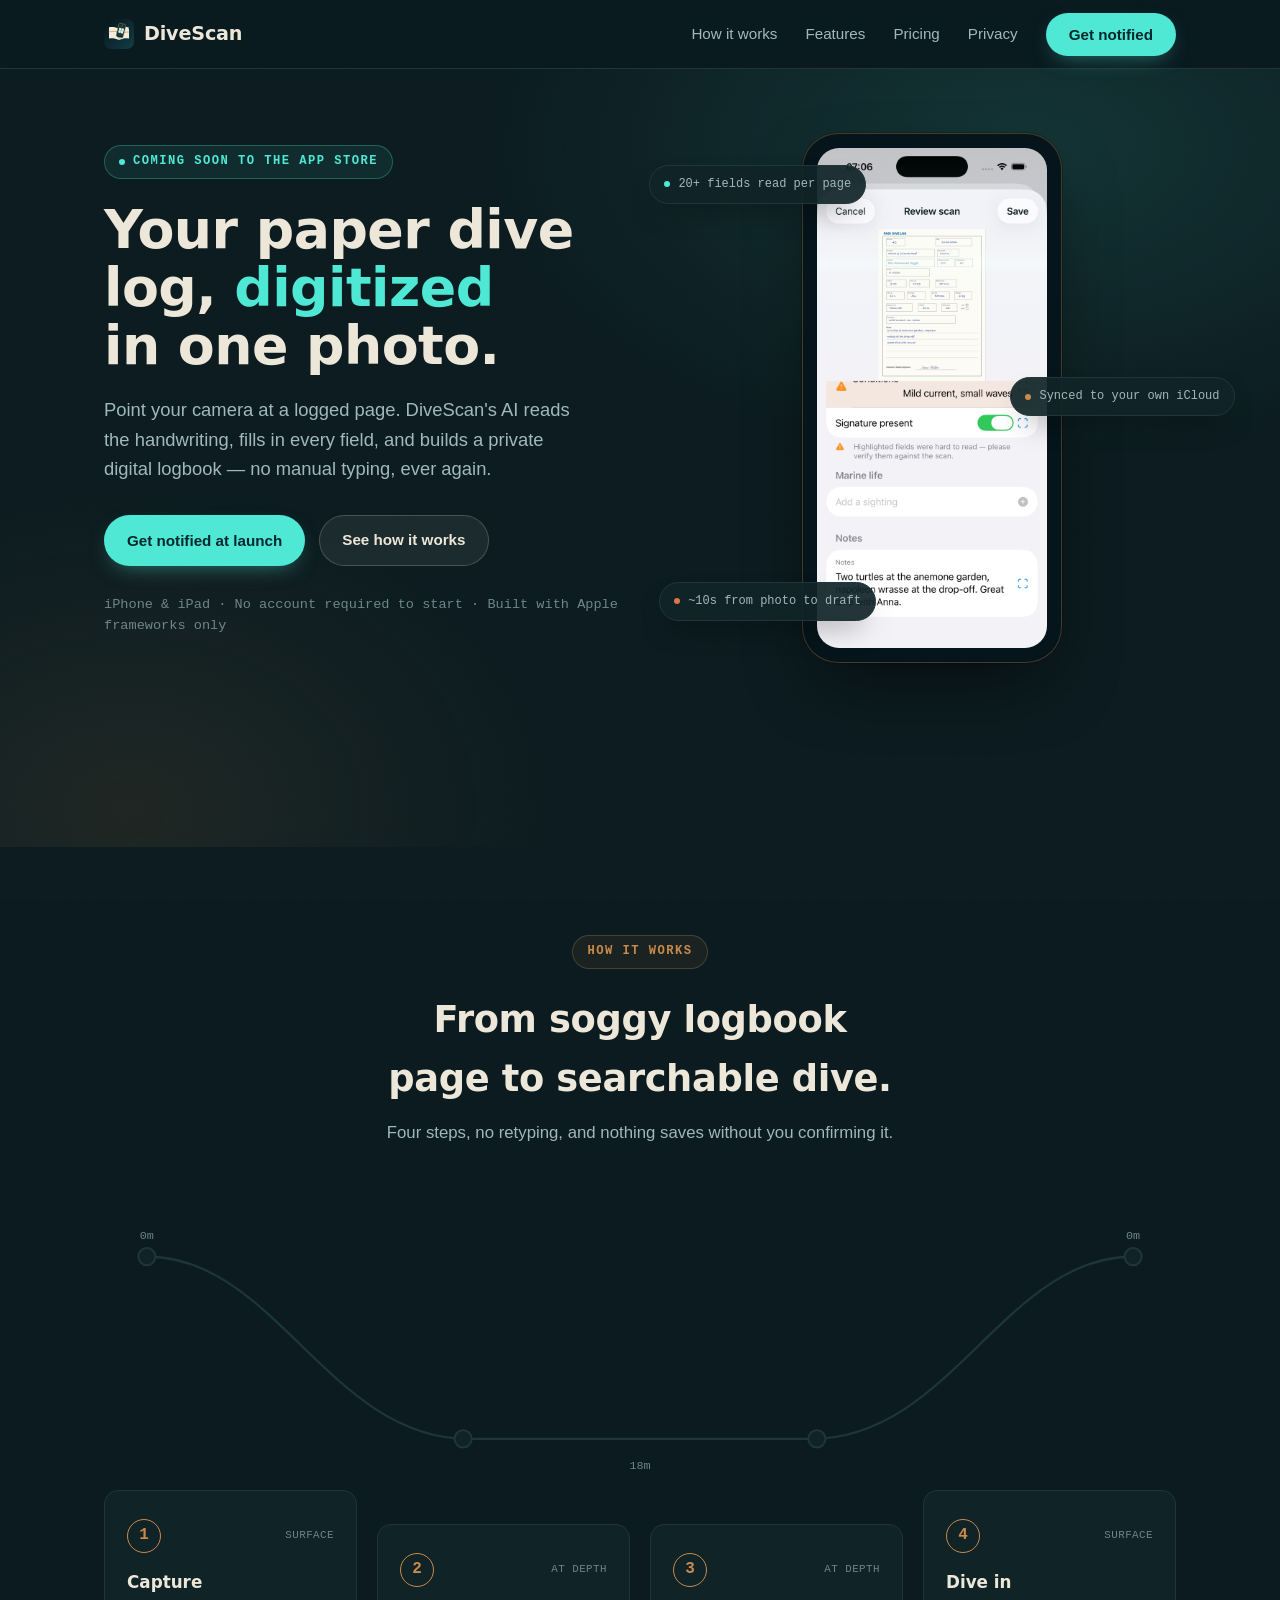
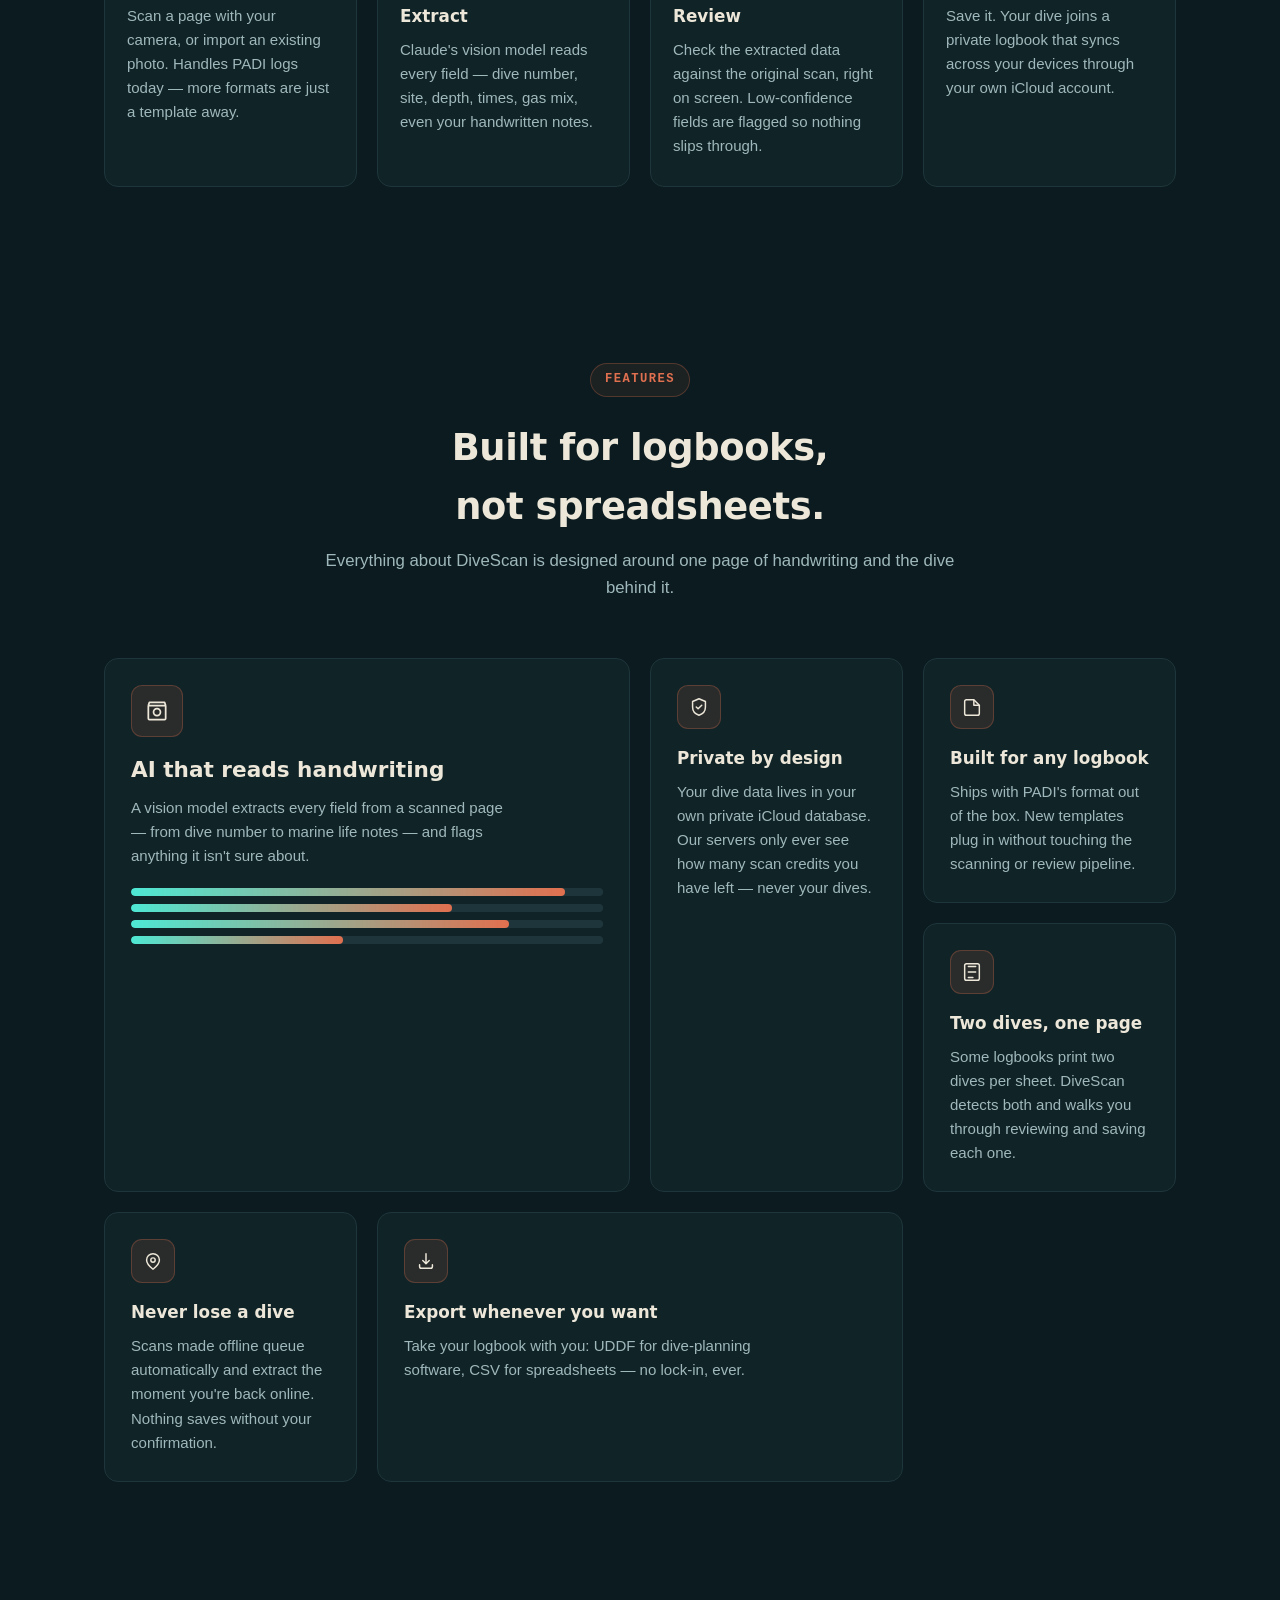
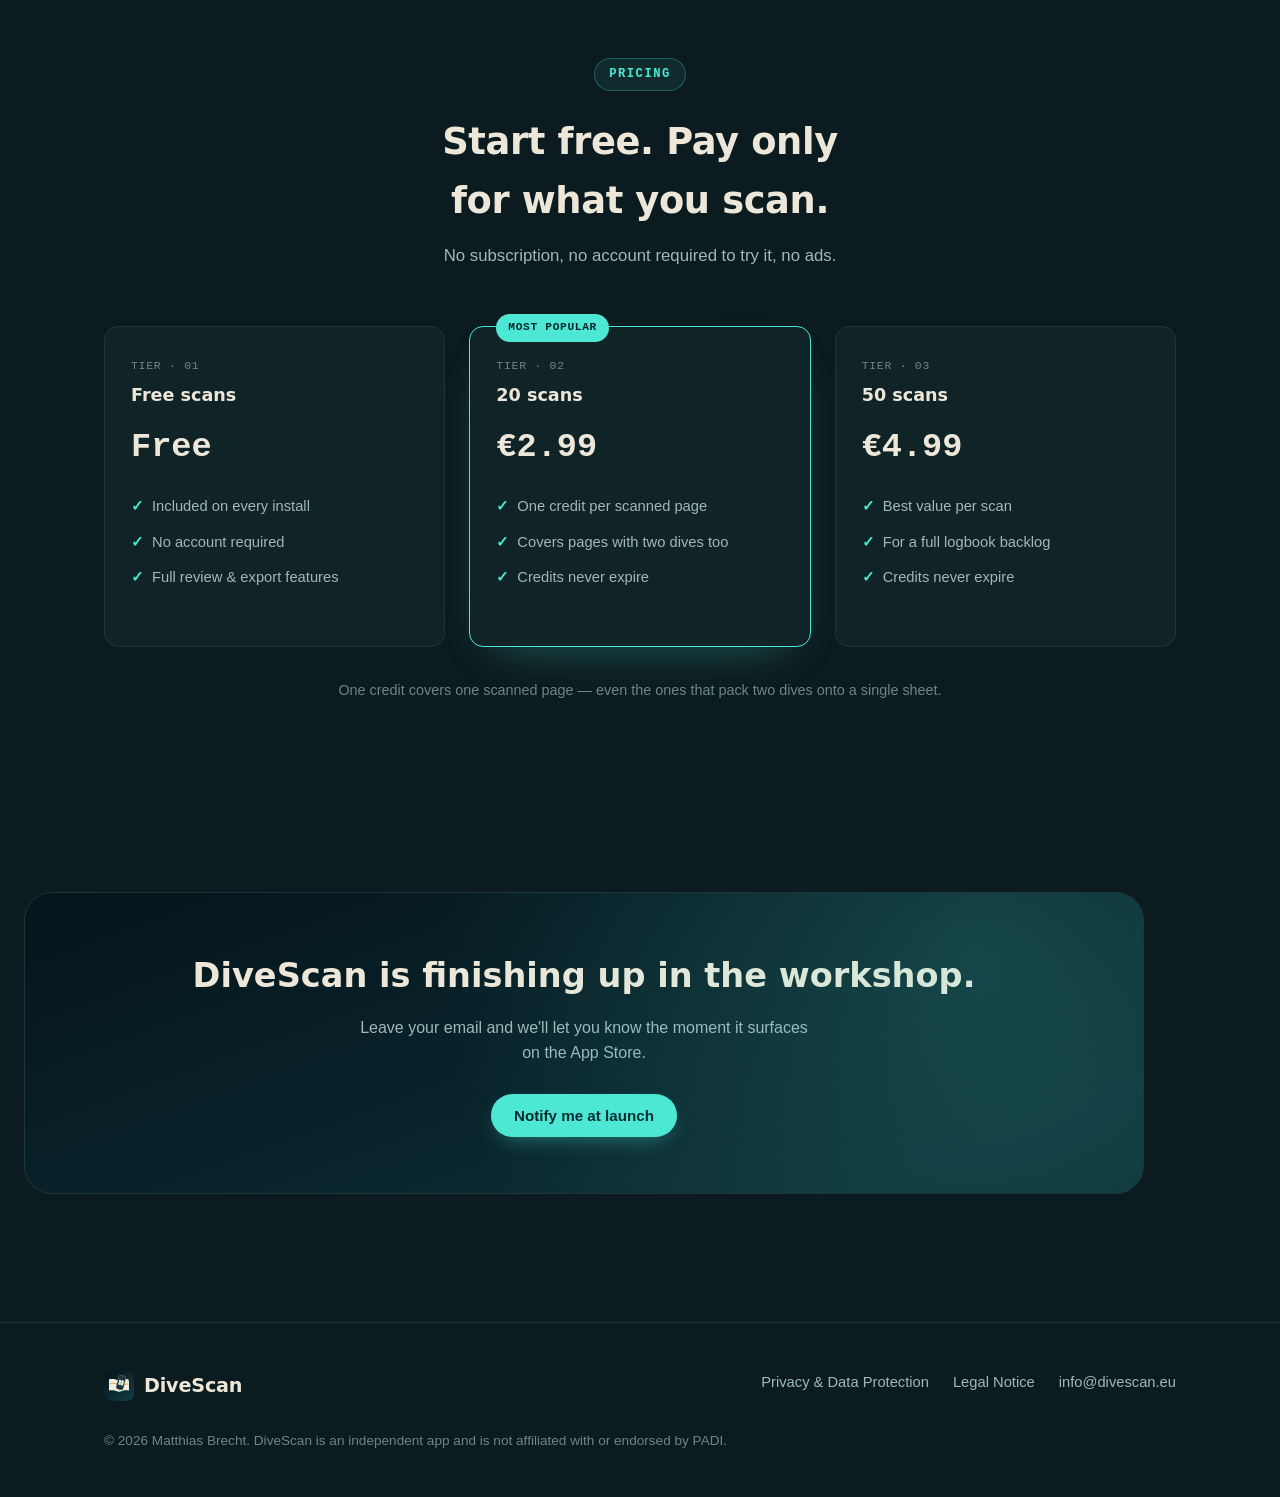
<file: index.html>
<!doctype html>
<html lang="en">
<head>
<meta charset="UTF-8" />
<meta name="viewport" content="width=device-width, initial-scale=1" />
<title>DiveScan — Turn Your Paper Dive Log Into a Digital Logbook</title>
<meta name="description" content="DiveScan scans a page of your paper dive log, lets AI extract every field, and saves it to a private digital logbook that syncs via your own iCloud. Coming soon for iPhone & iPad." />
<link rel="canonical" href="https://divescan.eu/" />

<meta property="og:type" content="website" />
<meta property="og:site_name" content="DiveScan" />
<meta property="og:title" content="DiveScan — Turn Your Paper Dive Log Into a Digital Logbook" />
<meta property="og:description" content="Scan a page, let AI extract the data, review it, and keep a private digital logbook that syncs via your own iCloud. Coming soon for iPhone & iPad." />
<meta property="og:url" content="https://divescan.eu/" />
<meta property="og:image" content="https://divescan.eu/favicon.svg" />
<meta name="twitter:card" content="summary" />
<meta name="twitter:title" content="DiveScan — Turn Your Paper Dive Log Into a Digital Logbook" />
<meta name="twitter:description" content="Scan a page, let AI extract the data, review it, and keep a private digital logbook that syncs via your own iCloud." />

<link rel="icon" href="favicon.svg" type="image/svg+xml" />
<link rel="apple-touch-icon" href="favicon.svg" />
<link rel="stylesheet" href="style.css" />

<script type="application/ld+json">
{
  "@context": "https://schema.org",
  "@type": "MobileApplication",
  "name": "DiveScan",
  "url": "https://divescan.eu/",
  "operatingSystem": "iOS",
  "applicationCategory": "SportsApplication",
  "description": "DiveScan scans a page of your paper dive log, uses AI to extract the data, and saves it to a private digital logbook that syncs via iCloud. Exports to UDDF and CSV.",
  "author": {
    "@type": "Person",
    "name": "Matthias Brecht"
  },
  "offers": {
    "@type": "Offer",
    "price": "0",
    "priceCurrency": "EUR",
    "description": "Free scan credits to start; additional scan credit packs available as in-app purchases."
  }
}
</script>
</head>
<body>
<a class="skip-link" href="#main">Skip to content</a>

<svg aria-hidden="true" style="position:absolute; width:0; height:0; overflow:hidden;">
  <symbol id="brandMark" viewBox="0 0 1024 1024">
    <defs>
      <linearGradient id="brandBg" x1="0" y1="0" x2="1" y2="1">
        <stop offset="0" stop-color="#04141A" />
        <stop offset="1" stop-color="#123C46" />
      </linearGradient>
      <linearGradient id="brandBeam" x1="0" y1="0" x2="0" y2="1">
        <stop offset="0" stop-color="#4DE8D4" stop-opacity="0.8" />
        <stop offset="1" stop-color="#4DE8D4" stop-opacity="0" />
      </linearGradient>
    </defs>
    <rect width="1024" height="1024" rx="190" fill="url(#brandBg)" />
    <g transform="translate(-204.8 -204.8) scale(1.4)">
      <path d="M 512 660 C 430 622 350 606 268 622 L 268 350 C 350 332 430 344 512 382 Z" fill="#F2EDE1" />
      <path d="M 512 660 C 430 622 350 606 268 622 L 268 350 C 350 332 430 344 512 382 Z" fill="#F2EDE1" transform="translate(1024,0) scale(-1,1)" />
      <rect x="508" y="382" width="8" height="278" fill="#C98A4B" />
      <path d="M 268 460 Q 390 430 512 460 Q 634 490 756 460" fill="none" stroke="#C98A4B" stroke-width="16" stroke-linecap="round" />
      <path d="M 756 350 L 756 398 L 710 350 Z" fill="#0A2126" opacity="0.55" />
      <path d="M 519 594 L 440 662 L 610 662 Z" fill="url(#brandBeam)" />
      <g transform="translate(-165 135) rotate(14 725 295)">
        <rect x="637.25" y="126.25" width="175.5" height="337.5" rx="40.5" fill="#0A2126" stroke="#C98A4B" stroke-width="10.8" />
        <rect x="658.85" y="161.35" width="132.3" height="267.3" rx="18.9" fill="#123C46" />
        <circle cx="725" cy="153.25" r="8.1" fill="#F2EDE1" />
        <rect x="669.65" y="234.25" width="56.7" height="121.5" rx="8.1" fill="#F2EDE1" />
        <rect x="731.75" y="234.25" width="56.7" height="121.5" rx="8.1" fill="#F2EDE1" />
        <rect x="669.65" y="282.85" width="118.8" height="18.9" rx="9.45" fill="#4DE8D4" opacity="0.92" />
      </g>
    </g>
  </symbol>
</svg>

<aside class="depth-rail" id="depthRail" aria-hidden="true">
  <div class="depth-rail__track">
    <div class="depth-rail__fill" id="depthFill"></div>
    <span class="depth-rail__tick" style="top:0%"></span>
    <span class="depth-rail__label" style="top:0%">0m</span>
    <span class="depth-rail__tick" style="top:25%"></span>
    <span class="depth-rail__label" style="top:25%">10m</span>
    <span class="depth-rail__tick" style="top:50%"></span>
    <span class="depth-rail__label" style="top:50%">20m</span>
    <span class="depth-rail__tick" style="top:75%"></span>
    <span class="depth-rail__label" style="top:75%">30m</span>
    <span class="depth-rail__tick" style="top:100%"></span>
    <span class="depth-rail__label" style="top:100%">40m</span>
    <div class="depth-rail__readout" id="depthReadout">0m</div>
  </div>
</aside>

<header class="site-header" id="siteHeader">
  <div class="container">
    <a class="brand" href="#top">
      <svg class="brand__mark" viewBox="0 0 1024 1024" aria-hidden="true"><use href="#brandMark" /></svg>
      DiveScan
    </a>
    <button class="nav-toggle" id="navToggle" aria-expanded="false" aria-controls="mainNav" aria-label="Toggle navigation">
      <svg width="20" height="20" viewBox="0 0 20 20" fill="none" aria-hidden="true"><path d="M2 5h16M2 10h16M2 15h16" stroke="currentColor" stroke-width="1.6" stroke-linecap="round"/></svg>
    </button>
    <nav class="main-nav" id="mainNav">
      <a href="#how-it-works">How it works</a>
      <a href="#features">Features</a>
      <a href="#pricing">Pricing</a>
      <a href="privacy.html">Privacy</a>
      <button type="button" class="button button--primary" data-open-notify>Get notified</button>
    </nav>
  </div>
</header>

<main id="main">
  <section class="hero" id="top">
    <div class="bubbles" aria-hidden="true">
      <span class="bubble" style="left:8%;width:14px;height:14px;animation-delay:0s;"></span>
      <span class="bubble" style="left:22%;width:22px;height:22px;animation-delay:2.5s;"></span>
      <span class="bubble" style="left:38%;width:10px;height:10px;animation-delay:5s;"></span>
      <span class="bubble" style="left:55%;width:18px;height:18px;animation-delay:1.2s;"></span>
      <span class="bubble" style="left:70%;width:12px;height:12px;animation-delay:3.8s;"></span>
      <span class="bubble" style="left:85%;width:26px;height:26px;animation-delay:6.5s;"></span>
    </div>
    <div class="container">
      <div class="hero-copy">
        <span class="eyebrow"><span class="eyebrow__dot"></span>Coming soon to the App Store</span>
        <h1>Your paper dive log, <em>digitized</em> in one photo.</h1>
        <p class="lede">Point your camera at a logged page. DiveScan's AI reads the handwriting, fills in every field, and builds a private digital logbook — no manual typing, ever again.</p>
        <div class="hero-actions">
          <button type="button" class="button button--primary" data-magnetic data-open-notify>Get notified at launch</button>
          <a class="button button--on-dark" data-magnetic href="#how-it-works">See how it works</a>
        </div>
        <p class="hero-note">iPhone &amp; iPad · No account required to start · Built with Apple frameworks only</p>
      </div>
      <div class="hero-visual" id="heroVisual">
        <div class="phone-mock" aria-hidden="true">
          <div class="phone-mock__screen">
            <img src="screenshot-review-scan.png" alt="" width="640" height="1392" loading="eager" />
            <div class="phone-mock__scan"></div>
          </div>
        </div>
        <div class="hero-chip hero-chip--1"><span class="hero-chip__dot"></span>20+ fields read per page</div>
        <div class="hero-chip hero-chip--2"><span class="hero-chip__dot"></span>Synced to your own iCloud</div>
        <div class="hero-chip hero-chip--3"><span class="hero-chip__dot"></span>~10s from photo to draft</div>
      </div>
    </div>
  </section>

  <section id="how-it-works">
    <div class="container">
      <div class="section-head" data-reveal>
        <span class="eyebrow">How it works</span>
        <h2>From soggy logbook page to searchable dive.</h2>
        <p>Four steps, no retyping, and nothing saves without you confirming it.</p>
      </div>

      <div class="dive-profile">
        <div class="dive-profile__graph" aria-hidden="true">
          <svg class="dive-profile__svg" viewBox="0 0 1000 260" preserveAspectRatio="none">
            <path class="dive-profile__path-bg" d="M40,50 C160,50 210,220 340,220 L660,220 C790,220 840,50 960,50" />
            <path class="dive-profile__path" id="diveProfilePath" d="M40,50 C160,50 210,220 340,220 L660,220 C790,220 840,50 960,50" />
            <text class="dive-profile__depth-label" x="40" y="34" text-anchor="middle">0m</text>
            <text class="dive-profile__depth-label" x="960" y="34" text-anchor="middle">0m</text>
            <text class="dive-profile__depth-label" x="500" y="248" text-anchor="middle">18m</text>
            <circle class="dive-profile__marker" data-progress="0.02" cx="40" cy="50" r="8" />
            <circle class="dive-profile__marker" data-progress="0.34" cx="335" cy="220" r="8" />
            <circle class="dive-profile__marker" data-progress="0.66" cx="665" cy="220" r="8" />
            <circle class="dive-profile__marker" data-progress="0.98" cx="960" cy="50" r="8" />
          </svg>
        </div>

        <div class="steps" data-reveal-group>
          <div class="step" data-step="0">
            <div class="step__head">
              <div class="step__index">1</div>
              <span class="step__depth">SURFACE</span>
            </div>
            <h3>Capture</h3>
            <p>Scan a page with your camera, or import an existing photo. Handles PADI logs today — more formats are just a template away.</p>
          </div>
          <div class="step" data-step="1">
            <div class="step__head">
              <div class="step__index">2</div>
              <span class="step__depth">AT DEPTH</span>
            </div>
            <h3>Extract</h3>
            <p>Claude's vision model reads every field — dive number, site, depth, times, gas mix, even your handwritten notes.</p>
          </div>
          <div class="step" data-step="2">
            <div class="step__head">
              <div class="step__index">3</div>
              <span class="step__depth">AT DEPTH</span>
            </div>
            <h3>Review</h3>
            <p>Check the extracted data against the original scan, right on screen. Low-confidence fields are flagged so nothing slips through.</p>
          </div>
          <div class="step" data-step="3">
            <div class="step__head">
              <div class="step__index">4</div>
              <span class="step__depth">SURFACE</span>
            </div>
            <h3>Dive in</h3>
            <p>Save it. Your dive joins a private logbook that syncs across your devices through your own iCloud account.</p>
          </div>
        </div>
      </div>
    </div>
  </section>

  <section id="features">
    <div class="container">
      <div class="section-head" data-reveal>
        <span class="eyebrow">Features</span>
        <h2>Built for logbooks, not spreadsheets.</h2>
        <p>Everything about DiveScan is designed around one page of handwriting and the dive behind it.</p>
      </div>
      <div class="features" data-reveal-group>
        <div class="feature-card feature-card--lg" data-reveal-observe>
          <div class="feature-card__icon"><svg viewBox="0 0 24 24" fill="none"><path d="M4 7l1-3h14l1 3M4 7h16v12a1 1 0 01-1 1H5a1 1 0 01-1-1V7z" stroke="currentColor" stroke-width="1.6" stroke-linejoin="round"/><circle cx="12" cy="13" r="3.2" stroke="currentColor" stroke-width="1.6"/></svg></div>
          <h3>AI that reads handwriting</h3>
          <p>A vision model extracts every field from a scanned page — from dive number to marine life notes — and flags anything it isn't sure about.</p>
          <div class="feature-card__demo" aria-hidden="true">
            <div class="feature-card__demo-line"><span></span></div>
            <div class="feature-card__demo-line"><span></span></div>
            <div class="feature-card__demo-line"><span></span></div>
            <div class="feature-card__demo-line"><span></span></div>
          </div>
        </div>
        <div class="feature-card feature-card--tall">
          <div class="feature-card__icon"><svg viewBox="0 0 24 24" fill="none"><path d="M12 3l7 3v6c0 4.5-3 7.7-7 9-4-1.3-7-4.5-7-9V6l7-3z" stroke="currentColor" stroke-width="1.6" stroke-linejoin="round"/><path d="M9 12l2 2 4-4" stroke="currentColor" stroke-width="1.6" stroke-linecap="round" stroke-linejoin="round"/></svg></div>
          <h3>Private by design</h3>
          <p>Your dive data lives in your own private iCloud database. Our servers only ever see how many scan credits you have left — never your dives.</p>
        </div>
        <div class="feature-card">
          <div class="feature-card__icon"><svg viewBox="0 0 24 24" fill="none"><path d="M4 19V6a2 2 0 012-2h8l6 6v9a2 2 0 01-2 2H6a2 2 0 01-2-2z" stroke="currentColor" stroke-width="1.6" stroke-linejoin="round"/><path d="M14 4v6h6" stroke="currentColor" stroke-width="1.6" stroke-linejoin="round"/></svg></div>
          <h3>Built for any logbook</h3>
          <p>Ships with PADI's format out of the box. New templates plug in without touching the scanning or review pipeline.</p>
        </div>
        <div class="feature-card">
          <div class="feature-card__icon"><svg viewBox="0 0 24 24" fill="none"><path d="M8 6h8M8 12h8M8 18h5" stroke="currentColor" stroke-width="1.6" stroke-linecap="round"/><rect x="4" y="3" width="16" height="18" rx="2" stroke="currentColor" stroke-width="1.6"/></svg></div>
          <h3>Two dives, one page</h3>
          <p>Some logbooks print two dives per sheet. DiveScan detects both and walks you through reviewing and saving each one.</p>
        </div>
        <div class="feature-card">
          <div class="feature-card__icon"><svg viewBox="0 0 24 24" fill="none"><path d="M12 21c4-3 7-6.2 7-10a7 7 0 10-14 0c0 3.8 3 7 7 10z" stroke="currentColor" stroke-width="1.6" stroke-linejoin="round"/><circle cx="12" cy="11" r="2.4" stroke="currentColor" stroke-width="1.6"/></svg></div>
          <h3>Never lose a dive</h3>
          <p>Scans made offline queue automatically and extract the moment you're back online. Nothing saves without your confirmation.</p>
        </div>
        <div class="feature-card feature-card--wide">
          <div class="feature-card__icon"><svg viewBox="0 0 24 24" fill="none"><path d="M12 4v11m0 0l-3.5-3.5M12 15l3.5-3.5" stroke="currentColor" stroke-width="1.6" stroke-linecap="round" stroke-linejoin="round"/><path d="M5 16v2a2 2 0 002 2h10a2 2 0 002-2v-2" stroke="currentColor" stroke-width="1.6" stroke-linecap="round"/></svg></div>
          <h3>Export whenever you want</h3>
          <p>Take your logbook with you: UDDF for dive-planning software, CSV for spreadsheets — no lock-in, ever.</p>
        </div>
      </div>
    </div>
  </section>

  <section id="pricing">
    <div class="container">
      <div class="section-head" data-reveal>
        <span class="eyebrow">Pricing</span>
        <h2>Start free. Pay only for what you scan.</h2>
        <p>No subscription, no account required to try it, no ads.</p>
      </div>
      <div class="pricing-wrap" data-reveal-group>
        <div class="price-card">
          <span class="price-card__gauge">Tier · 01</span>
          <h3>Free scans</h3>
          <div class="price">Free</div>
          <ul>
            <li>Included on every install</li>
            <li>No account required</li>
            <li>Full review &amp; export features</li>
          </ul>
        </div>
        <div class="price-card price-card--highlight">
          <span class="price-card__badge">Most popular</span>
          <span class="price-card__gauge">Tier · 02</span>
          <h3>20 scans</h3>
          <div class="price">€2.99</div>
          <ul>
            <li>One credit per scanned page</li>
            <li>Covers pages with two dives too</li>
            <li>Credits never expire</li>
          </ul>
        </div>
        <div class="price-card">
          <span class="price-card__gauge">Tier · 03</span>
          <h3>50 scans</h3>
          <div class="price">€4.99</div>
          <ul>
            <li>Best value per scan</li>
            <li>For a full logbook backlog</li>
            <li>Credits never expire</li>
          </ul>
        </div>
      </div>
      <p class="pricing-footnote" data-reveal>One credit covers one scanned page — even the ones that pack two dives onto a single sheet.</p>
    </div>
  </section>

  <section id="notify">
    <div class="cta-banner container" data-reveal>
      <h2>DiveScan is finishing up in the workshop.</h2>
      <p>Leave your email and we'll let you know the moment it surfaces on the App Store.</p>
      <button type="button" class="button button--primary" data-magnetic data-open-notify>Notify me at launch</button>
    </div>
  </section>
</main>

<footer class="site-footer">
  <div class="container">
    <div class="footer-grid">
      <a class="brand" href="#top">
        <svg class="brand__mark" viewBox="0 0 1024 1024" aria-hidden="true"><use href="#brandMark" /></svg>
        DiveScan
      </a>
      <nav class="footer-links" aria-label="Legal">
        <a href="privacy.html">Privacy &amp; Data Protection</a>
        <a href="legal.html">Legal Notice</a>
        <a href="mailto:info@divescan.eu">info@divescan.eu</a>
      </nav>
    </div>
    <p class="footer-fine">© 2026 Matthias Brecht. DiveScan is an independent app and is not affiliated with or endorsed by PADI.</p>
  </div>
</footer>

<dialog id="notifyModal" class="notify-modal" aria-labelledby="notifyModalTitle">
  <button type="button" class="notify-modal__close" data-close-notify aria-label="Close">
    <svg width="16" height="16" viewBox="0 0 16 16" fill="none" aria-hidden="true"><path d="M2 2l12 12M14 2L2 14" stroke="currentColor" stroke-width="1.6" stroke-linecap="round"/></svg>
  </button>
  <div class="notify-modal__body">
    <h2 id="notifyModalTitle">Get notified</h2>
    <p>Leave your email and we'll let you know the moment DiveScan surfaces on the App Store. No spam, one message.</p>
    <form id="notifyForm" class="notify-form" novalidate>
      <label class="visually-hidden" for="notifyEmail">Email address</label>
      <input type="email" id="notifyEmail" name="email" placeholder="you@example.com" autocomplete="email" required />
      <button type="submit" class="button button--primary">Notify me</button>
    </form>
    <p class="notify-form__status" id="notifyStatus" role="status" aria-live="polite"></p>
    <p class="notify-form__fine">See our <a href="privacy.html">privacy policy</a> for how this is handled.</p>
  </div>
</dialog>

<script src="app.js"></script>
</body>
</html>
</file>
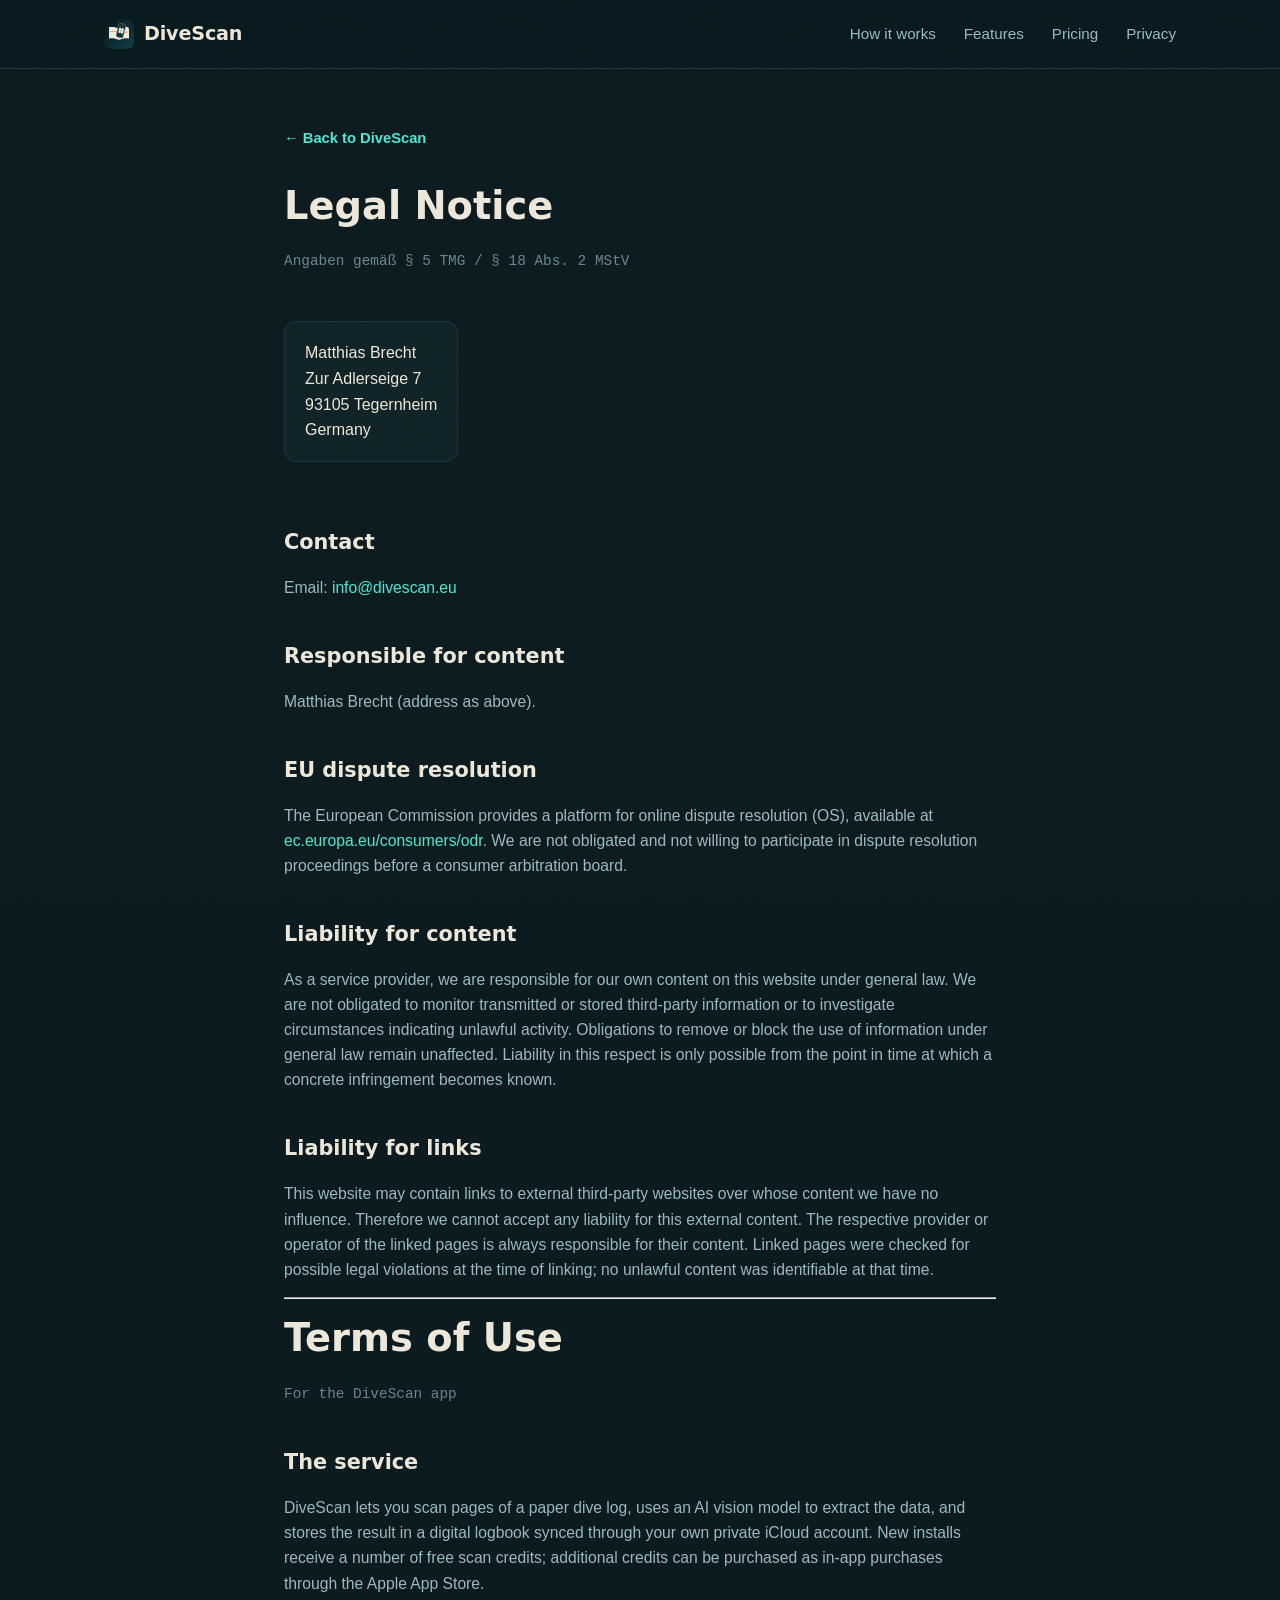
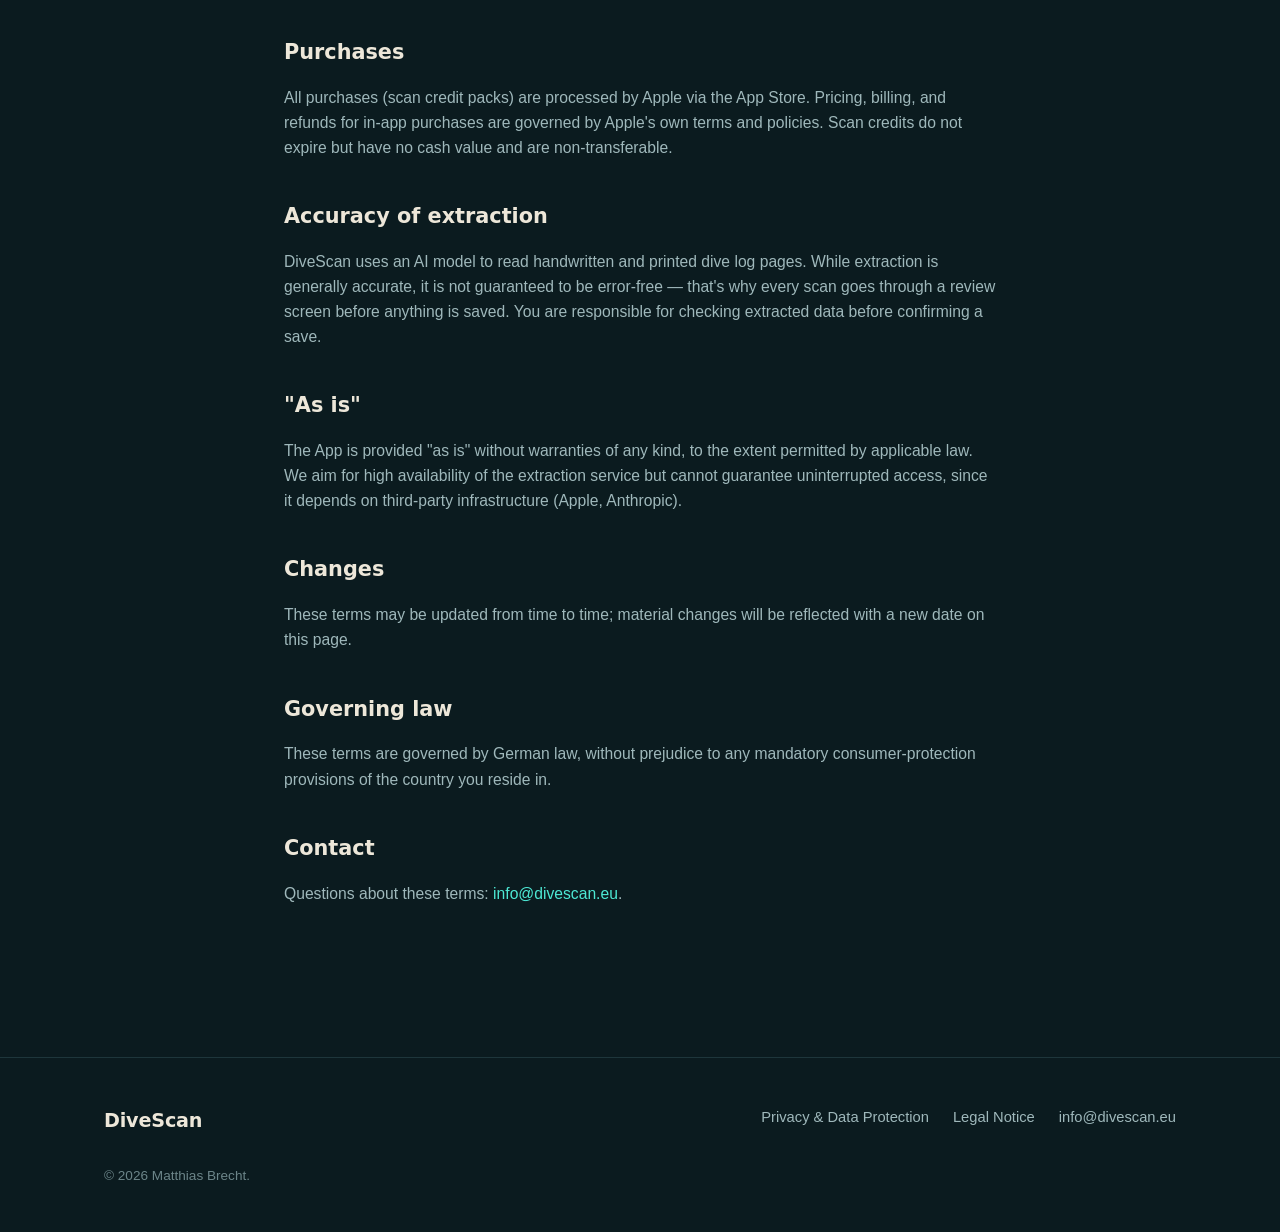
<file: legal.html>
<!doctype html>
<html lang="en">
<head>
<meta charset="UTF-8" />
<meta name="viewport" content="width=device-width, initial-scale=1" />
<title>Legal Notice &amp; Terms — DiveScan</title>
<meta name="description" content="Legal notice (Impressum) and terms of use for the DiveScan app and website." />
<link rel="canonical" href="https://divescan.eu/legal.html" />
<meta name="robots" content="noindex, follow" />
<link rel="icon" href="favicon.svg" type="image/svg+xml" />
<link rel="stylesheet" href="style.css" />
</head>
<body>
<a class="skip-link" href="#main">Skip to content</a>

<svg aria-hidden="true" style="position:absolute; width:0; height:0; overflow:hidden;">
  <symbol id="brandMark" viewBox="0 0 1024 1024">
    <defs>
      <linearGradient id="brandBg" x1="0" y1="0" x2="1" y2="1">
        <stop offset="0" stop-color="#04141A" />
        <stop offset="1" stop-color="#123C46" />
      </linearGradient>
      <linearGradient id="brandBeam" x1="0" y1="0" x2="0" y2="1">
        <stop offset="0" stop-color="#4DE8D4" stop-opacity="0.8" />
        <stop offset="1" stop-color="#4DE8D4" stop-opacity="0" />
      </linearGradient>
    </defs>
    <rect width="1024" height="1024" rx="190" fill="url(#brandBg)" />
    <g transform="translate(-204.8 -204.8) scale(1.4)">
      <path d="M 512 660 C 430 622 350 606 268 622 L 268 350 C 350 332 430 344 512 382 Z" fill="#F2EDE1" />
      <path d="M 512 660 C 430 622 350 606 268 622 L 268 350 C 350 332 430 344 512 382 Z" fill="#F2EDE1" transform="translate(1024,0) scale(-1,1)" />
      <rect x="508" y="382" width="8" height="278" fill="#C98A4B" />
      <path d="M 268 460 Q 390 430 512 460 Q 634 490 756 460" fill="none" stroke="#C98A4B" stroke-width="16" stroke-linecap="round" />
      <path d="M 756 350 L 756 398 L 710 350 Z" fill="#0A2126" opacity="0.55" />
      <path d="M 519 594 L 440 662 L 610 662 Z" fill="url(#brandBeam)" />
      <g transform="translate(-165 135) rotate(14 725 295)">
        <rect x="637.25" y="126.25" width="175.5" height="337.5" rx="40.5" fill="#0A2126" stroke="#C98A4B" stroke-width="10.8" />
        <rect x="658.85" y="161.35" width="132.3" height="267.3" rx="18.9" fill="#123C46" />
        <circle cx="725" cy="153.25" r="8.1" fill="#F2EDE1" />
        <rect x="669.65" y="234.25" width="56.7" height="121.5" rx="8.1" fill="#F2EDE1" />
        <rect x="731.75" y="234.25" width="56.7" height="121.5" rx="8.1" fill="#F2EDE1" />
        <rect x="669.65" y="282.85" width="118.8" height="18.9" rx="9.45" fill="#4DE8D4" opacity="0.92" />
      </g>
    </g>
  </symbol>
</svg>

<aside class="depth-rail" id="depthRail" aria-hidden="true">
  <div class="depth-rail__track">
    <div class="depth-rail__fill" id="depthFill"></div>
    <span class="depth-rail__tick" style="top:0%"></span>
    <span class="depth-rail__label" style="top:0%">0m</span>
    <span class="depth-rail__tick" style="top:25%"></span>
    <span class="depth-rail__label" style="top:25%">10m</span>
    <span class="depth-rail__tick" style="top:50%"></span>
    <span class="depth-rail__label" style="top:50%">20m</span>
    <span class="depth-rail__tick" style="top:75%"></span>
    <span class="depth-rail__label" style="top:75%">30m</span>
    <span class="depth-rail__tick" style="top:100%"></span>
    <span class="depth-rail__label" style="top:100%">40m</span>
    <div class="depth-rail__readout" id="depthReadout">0m</div>
  </div>
</aside>

<header class="site-header" id="siteHeader">
  <div class="container">
    <a class="brand" href="index.html">
      <svg class="brand__mark" viewBox="0 0 1024 1024" aria-hidden="true"><use href="#brandMark" /></svg>
      DiveScan
    </a>
    <button class="nav-toggle" id="navToggle" aria-expanded="false" aria-controls="mainNav" aria-label="Toggle navigation">
      <svg width="20" height="20" viewBox="0 0 20 20" fill="none" aria-hidden="true"><path d="M2 5h16M2 10h16M2 15h16" stroke="currentColor" stroke-width="1.6" stroke-linecap="round"/></svg>
    </button>
    <nav class="main-nav" id="mainNav">
      <a href="index.html#how-it-works">How it works</a>
      <a href="index.html#features">Features</a>
      <a href="index.html#pricing">Pricing</a>
      <a href="privacy.html">Privacy</a>
    </nav>
  </div>
</header>

<main id="main">
  <div class="content-page">
    <div class="container">
      <a class="back-link" href="index.html">← Back to DiveScan</a>
      <h1 data-reveal>Legal Notice</h1>
      <p class="updated">Angaben gemäß § 5 TMG / § 18 Abs. 2 MStV</p>

      <address>
        Matthias Brecht<br />
        Zur Adlerseige 7<br />
        93105 Tegernheim<br />
        Germany
      </address>

      <h2>Contact</h2>
      <p>Email: <a href="mailto:info@divescan.eu">info@divescan.eu</a></p>

      <h2>Responsible for content</h2>
      <p>Matthias Brecht (address as above).</p>

      <h2>EU dispute resolution</h2>
      <p>The European Commission provides a platform for online dispute resolution (OS), available at <a href="https://ec.europa.eu/consumers/odr/" target="_blank" rel="noopener">ec.europa.eu/consumers/odr</a>. We are not obligated and not willing to participate in dispute resolution proceedings before a consumer arbitration board.</p>

      <h2>Liability for content</h2>
      <p>As a service provider, we are responsible for our own content on this website under general law. We are not obligated to monitor transmitted or stored third-party information or to investigate circumstances indicating unlawful activity. Obligations to remove or block the use of information under general law remain unaffected. Liability in this respect is only possible from the point in time at which a concrete infringement becomes known.</p>

      <h2>Liability for links</h2>
      <p>This website may contain links to external third-party websites over whose content we have no influence. Therefore we cannot accept any liability for this external content. The respective provider or operator of the linked pages is always responsible for their content. Linked pages were checked for possible legal violations at the time of linking; no unlawful content was identifiable at that time.</p>

      <hr />

      <h1>Terms of Use</h1>
      <p class="updated">For the DiveScan app</p>

      <h2>The service</h2>
      <p>DiveScan lets you scan pages of a paper dive log, uses an AI vision model to extract the data, and stores the result in a digital logbook synced through your own private iCloud account. New installs receive a number of free scan credits; additional credits can be purchased as in-app purchases through the Apple App Store.</p>

      <h2>Purchases</h2>
      <p>All purchases (scan credit packs) are processed by Apple via the App Store. Pricing, billing, and refunds for in-app purchases are governed by Apple's own terms and policies. Scan credits do not expire but have no cash value and are non-transferable.</p>

      <h2>Accuracy of extraction</h2>
      <p>DiveScan uses an AI model to read handwritten and printed dive log pages. While extraction is generally accurate, it is not guaranteed to be error-free — that's why every scan goes through a review screen before anything is saved. You are responsible for checking extracted data before confirming a save.</p>

      <h2>"As is"</h2>
      <p>The App is provided "as is" without warranties of any kind, to the extent permitted by applicable law. We aim for high availability of the extraction service but cannot guarantee uninterrupted access, since it depends on third-party infrastructure (Apple, Anthropic).</p>

      <h2>Changes</h2>
      <p>These terms may be updated from time to time; material changes will be reflected with a new date on this page.</p>

      <h2>Governing law</h2>
      <p>These terms are governed by German law, without prejudice to any mandatory consumer-protection provisions of the country you reside in.</p>

      <h2>Contact</h2>
      <p>Questions about these terms: <a href="mailto:info@divescan.eu">info@divescan.eu</a>.</p>
    </div>
  </div>
</main>

<footer class="site-footer">
  <div class="container">
    <div class="footer-grid">
      <a class="brand" href="index.html">DiveScan</a>
      <nav class="footer-links" aria-label="Legal">
        <a href="privacy.html">Privacy &amp; Data Protection</a>
        <a href="legal.html">Legal Notice</a>
        <a href="mailto:info@divescan.eu">info@divescan.eu</a>
      </nav>
    </div>
    <p class="footer-fine">© 2026 Matthias Brecht.</p>
  </div>
</footer>

<script src="app.js"></script>
</body>
</html>
</file>
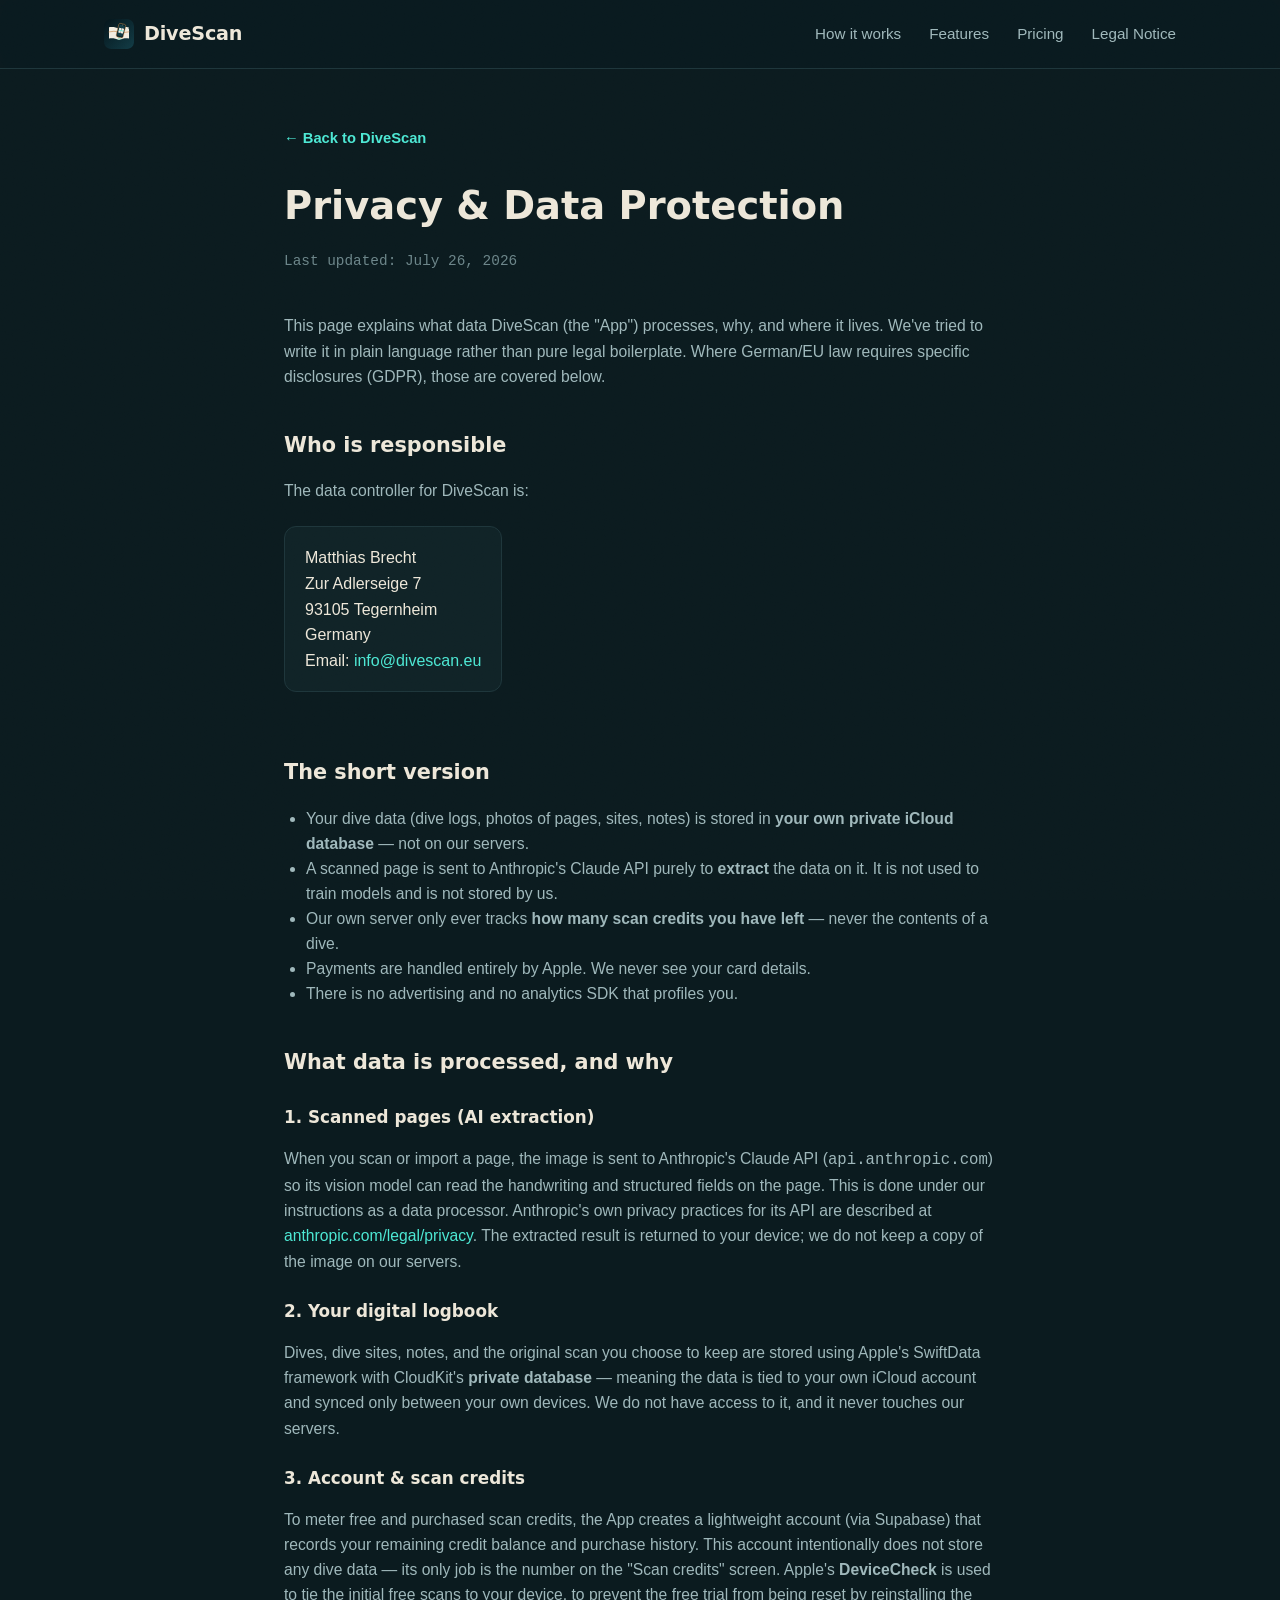
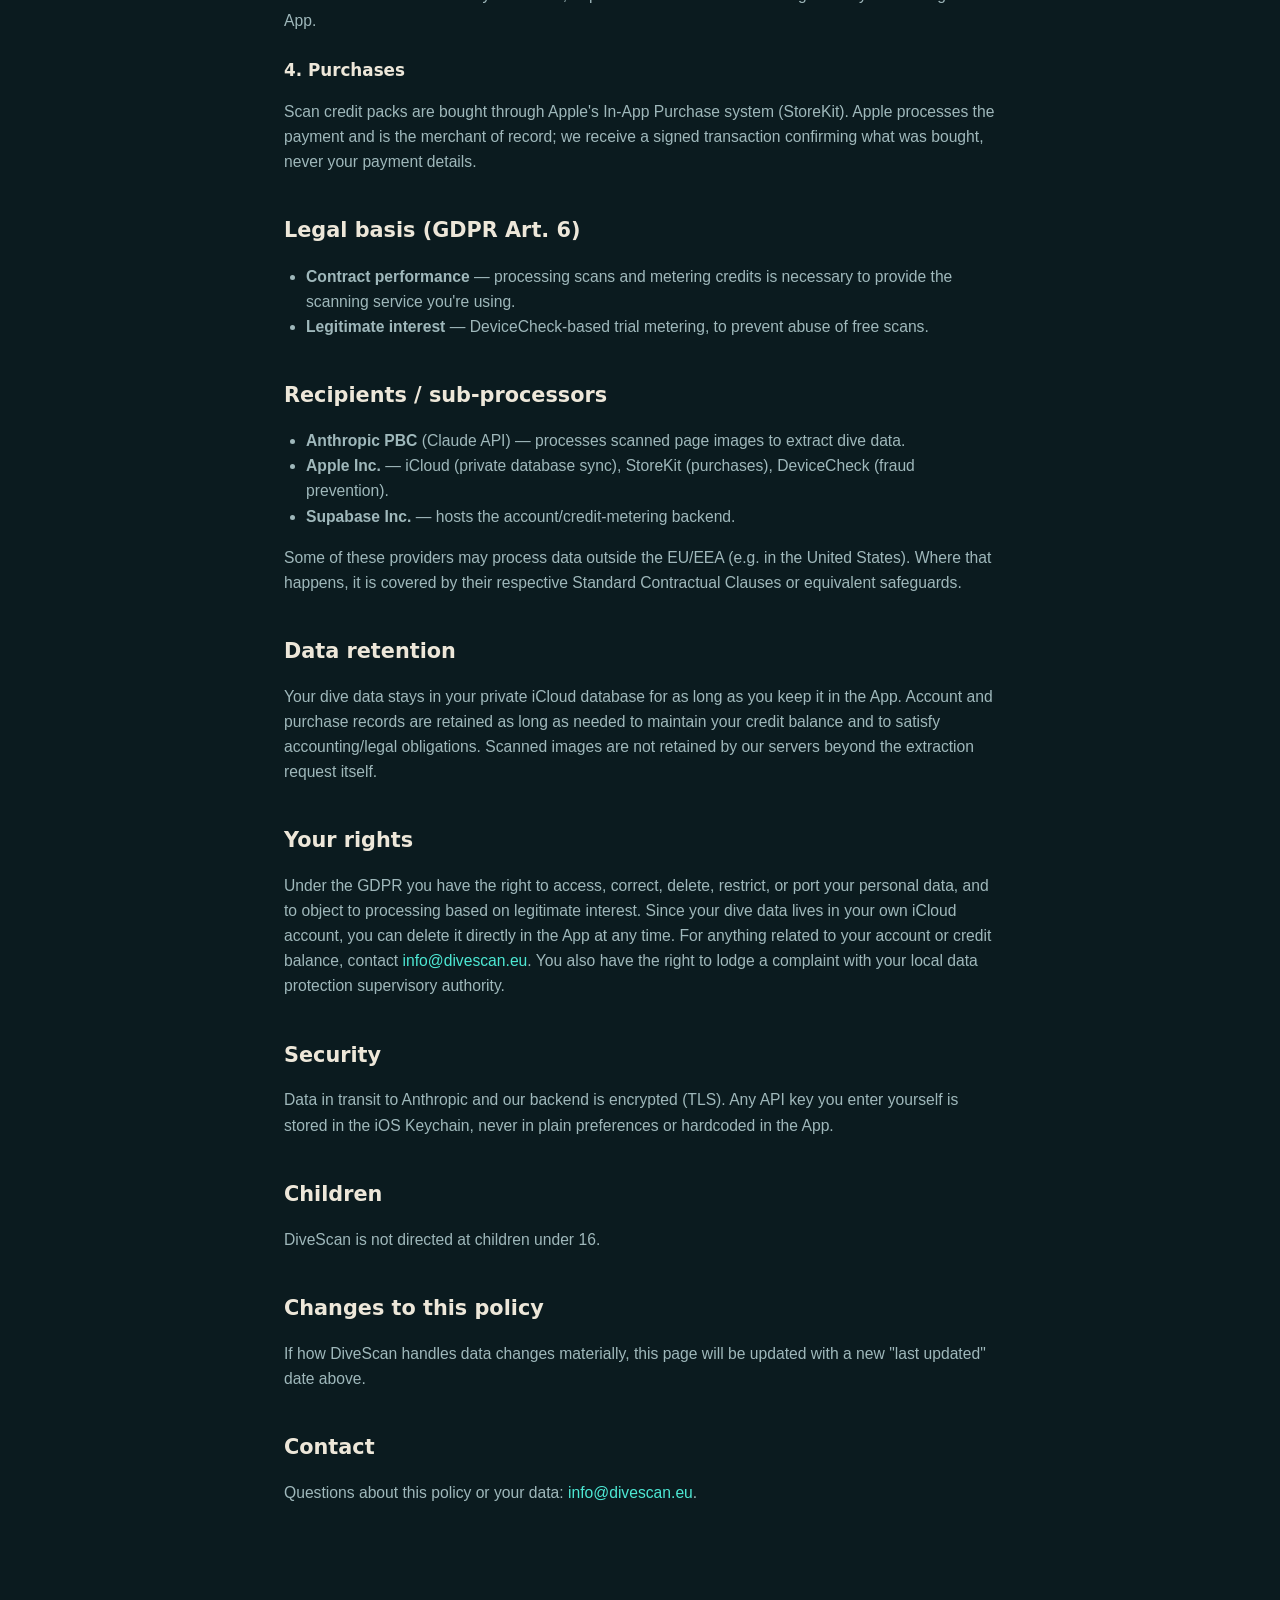
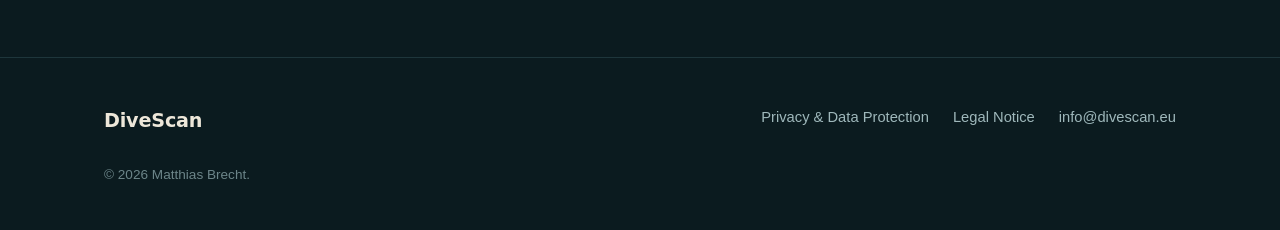
<file: privacy.html>
<!doctype html>
<html lang="en">
<head>
<meta charset="UTF-8" />
<meta name="viewport" content="width=device-width, initial-scale=1" />
<title>Privacy &amp; Data Protection — DiveScan</title>
<meta name="description" content="How DiveScan handles your data: what's processed for AI extraction, what stays in your private iCloud, and what our servers never see." />
<link rel="canonical" href="https://divescan.eu/privacy.html" />
<meta name="robots" content="noindex, follow" />
<link rel="icon" href="favicon.svg" type="image/svg+xml" />
<link rel="stylesheet" href="style.css" />
</head>
<body>
<a class="skip-link" href="#main">Skip to content</a>

<svg aria-hidden="true" style="position:absolute; width:0; height:0; overflow:hidden;">
  <symbol id="brandMark" viewBox="0 0 1024 1024">
    <defs>
      <linearGradient id="brandBg" x1="0" y1="0" x2="1" y2="1">
        <stop offset="0" stop-color="#04141A" />
        <stop offset="1" stop-color="#123C46" />
      </linearGradient>
      <linearGradient id="brandBeam" x1="0" y1="0" x2="0" y2="1">
        <stop offset="0" stop-color="#4DE8D4" stop-opacity="0.8" />
        <stop offset="1" stop-color="#4DE8D4" stop-opacity="0" />
      </linearGradient>
    </defs>
    <rect width="1024" height="1024" rx="190" fill="url(#brandBg)" />
    <g transform="translate(-204.8 -204.8) scale(1.4)">
      <path d="M 512 660 C 430 622 350 606 268 622 L 268 350 C 350 332 430 344 512 382 Z" fill="#F2EDE1" />
      <path d="M 512 660 C 430 622 350 606 268 622 L 268 350 C 350 332 430 344 512 382 Z" fill="#F2EDE1" transform="translate(1024,0) scale(-1,1)" />
      <rect x="508" y="382" width="8" height="278" fill="#C98A4B" />
      <path d="M 268 460 Q 390 430 512 460 Q 634 490 756 460" fill="none" stroke="#C98A4B" stroke-width="16" stroke-linecap="round" />
      <path d="M 756 350 L 756 398 L 710 350 Z" fill="#0A2126" opacity="0.55" />
      <path d="M 519 594 L 440 662 L 610 662 Z" fill="url(#brandBeam)" />
      <g transform="translate(-165 135) rotate(14 725 295)">
        <rect x="637.25" y="126.25" width="175.5" height="337.5" rx="40.5" fill="#0A2126" stroke="#C98A4B" stroke-width="10.8" />
        <rect x="658.85" y="161.35" width="132.3" height="267.3" rx="18.9" fill="#123C46" />
        <circle cx="725" cy="153.25" r="8.1" fill="#F2EDE1" />
        <rect x="669.65" y="234.25" width="56.7" height="121.5" rx="8.1" fill="#F2EDE1" />
        <rect x="731.75" y="234.25" width="56.7" height="121.5" rx="8.1" fill="#F2EDE1" />
        <rect x="669.65" y="282.85" width="118.8" height="18.9" rx="9.45" fill="#4DE8D4" opacity="0.92" />
      </g>
    </g>
  </symbol>
</svg>

<aside class="depth-rail" id="depthRail" aria-hidden="true">
  <div class="depth-rail__track">
    <div class="depth-rail__fill" id="depthFill"></div>
    <span class="depth-rail__tick" style="top:0%"></span>
    <span class="depth-rail__label" style="top:0%">0m</span>
    <span class="depth-rail__tick" style="top:25%"></span>
    <span class="depth-rail__label" style="top:25%">10m</span>
    <span class="depth-rail__tick" style="top:50%"></span>
    <span class="depth-rail__label" style="top:50%">20m</span>
    <span class="depth-rail__tick" style="top:75%"></span>
    <span class="depth-rail__label" style="top:75%">30m</span>
    <span class="depth-rail__tick" style="top:100%"></span>
    <span class="depth-rail__label" style="top:100%">40m</span>
    <div class="depth-rail__readout" id="depthReadout">0m</div>
  </div>
</aside>

<header class="site-header" id="siteHeader">
  <div class="container">
    <a class="brand" href="index.html">
      <svg class="brand__mark" viewBox="0 0 1024 1024" aria-hidden="true"><use href="#brandMark" /></svg>
      DiveScan
    </a>
    <button class="nav-toggle" id="navToggle" aria-expanded="false" aria-controls="mainNav" aria-label="Toggle navigation">
      <svg width="20" height="20" viewBox="0 0 20 20" fill="none" aria-hidden="true"><path d="M2 5h16M2 10h16M2 15h16" stroke="currentColor" stroke-width="1.6" stroke-linecap="round"/></svg>
    </button>
    <nav class="main-nav" id="mainNav">
      <a href="index.html#how-it-works">How it works</a>
      <a href="index.html#features">Features</a>
      <a href="index.html#pricing">Pricing</a>
      <a href="legal.html">Legal Notice</a>
    </nav>
  </div>
</header>

<main id="main">
  <div class="content-page">
    <div class="container">
      <a class="back-link" href="index.html">← Back to DiveScan</a>
      <h1 data-reveal>Privacy &amp; Data Protection</h1>
      <p class="updated">Last updated: July 26, 2026</p>

      <p>This page explains what data DiveScan (the "App") processes, why, and where it lives. We've tried to write it in plain language rather than pure legal boilerplate. Where German/EU law requires specific disclosures (GDPR), those are covered below.</p>

      <h2>Who is responsible</h2>
      <p>The data controller for DiveScan is:</p>
      <address>
        Matthias Brecht<br />
        Zur Adlerseige 7<br />
        93105 Tegernheim<br />
        Germany<br />
        Email: <a href="mailto:info@divescan.eu">info@divescan.eu</a>
      </address>

      <h2>The short version</h2>
      <ul>
        <li>Your dive data (dive logs, photos of pages, sites, notes) is stored in <strong>your own private iCloud database</strong> — not on our servers.</li>
        <li>A scanned page is sent to Anthropic's Claude API purely to <strong>extract</strong> the data on it. It is not used to train models and is not stored by us.</li>
        <li>Our own server only ever tracks <strong>how many scan credits you have left</strong> — never the contents of a dive.</li>
        <li>Payments are handled entirely by Apple. We never see your card details.</li>
        <li>There is no advertising and no analytics SDK that profiles you.</li>
      </ul>

      <h2>What data is processed, and why</h2>

      <h3>1. Scanned pages (AI extraction)</h3>
      <p>When you scan or import a page, the image is sent to Anthropic's Claude API (<code>api.anthropic.com</code>) so its vision model can read the handwriting and structured fields on the page. This is done under our instructions as a data processor. Anthropic's own privacy practices for its API are described at <a href="https://www.anthropic.com/legal/privacy" target="_blank" rel="noopener">anthropic.com/legal/privacy</a>. The extracted result is returned to your device; we do not keep a copy of the image on our servers.</p>

      <h3>2. Your digital logbook</h3>
      <p>Dives, dive sites, notes, and the original scan you choose to keep are stored using Apple's SwiftData framework with CloudKit's <strong>private database</strong> — meaning the data is tied to your own iCloud account and synced only between your own devices. We do not have access to it, and it never touches our servers.</p>

      <h3>3. Account &amp; scan credits</h3>
      <p>To meter free and purchased scan credits, the App creates a lightweight account (via Supabase) that records your remaining credit balance and purchase history. This account intentionally does not store any dive data — its only job is the number on the "Scan credits" screen. Apple's <strong>DeviceCheck</strong> is used to tie the initial free scans to your device, to prevent the free trial from being reset by reinstalling the App.</p>

      <h3>4. Purchases</h3>
      <p>Scan credit packs are bought through Apple's In-App Purchase system (StoreKit). Apple processes the payment and is the merchant of record; we receive a signed transaction confirming what was bought, never your payment details.</p>

      <h2>Legal basis (GDPR Art. 6)</h2>
      <ul>
        <li><strong>Contract performance</strong> — processing scans and metering credits is necessary to provide the scanning service you're using.</li>
        <li><strong>Legitimate interest</strong> — DeviceCheck-based trial metering, to prevent abuse of free scans.</li>
      </ul>

      <h2>Recipients / sub-processors</h2>
      <ul>
        <li><strong>Anthropic PBC</strong> (Claude API) — processes scanned page images to extract dive data.</li>
        <li><strong>Apple Inc.</strong> — iCloud (private database sync), StoreKit (purchases), DeviceCheck (fraud prevention).</li>
        <li><strong>Supabase Inc.</strong> — hosts the account/credit-metering backend.</li>
      </ul>
      <p>Some of these providers may process data outside the EU/EEA (e.g. in the United States). Where that happens, it is covered by their respective Standard Contractual Clauses or equivalent safeguards.</p>

      <h2>Data retention</h2>
      <p>Your dive data stays in your private iCloud database for as long as you keep it in the App. Account and purchase records are retained as long as needed to maintain your credit balance and to satisfy accounting/legal obligations. Scanned images are not retained by our servers beyond the extraction request itself.</p>

      <h2>Your rights</h2>
      <p>Under the GDPR you have the right to access, correct, delete, restrict, or port your personal data, and to object to processing based on legitimate interest. Since your dive data lives in your own iCloud account, you can delete it directly in the App at any time. For anything related to your account or credit balance, contact <a href="mailto:info@divescan.eu">info@divescan.eu</a>. You also have the right to lodge a complaint with your local data protection supervisory authority.</p>

      <h2>Security</h2>
      <p>Data in transit to Anthropic and our backend is encrypted (TLS). Any API key you enter yourself is stored in the iOS Keychain, never in plain preferences or hardcoded in the App.</p>

      <h2>Children</h2>
      <p>DiveScan is not directed at children under 16.</p>

      <h2>Changes to this policy</h2>
      <p>If how DiveScan handles data changes materially, this page will be updated with a new "last updated" date above.</p>

      <h2>Contact</h2>
      <p>Questions about this policy or your data: <a href="mailto:info@divescan.eu">info@divescan.eu</a>.</p>
    </div>
  </div>
</main>

<footer class="site-footer">
  <div class="container">
    <div class="footer-grid">
      <a class="brand" href="index.html">DiveScan</a>
      <nav class="footer-links" aria-label="Legal">
        <a href="privacy.html">Privacy &amp; Data Protection</a>
        <a href="legal.html">Legal Notice</a>
        <a href="mailto:info@divescan.eu">info@divescan.eu</a>
      </nav>
    </div>
    <p class="footer-fine">© 2026 Matthias Brecht.</p>
  </div>
</footer>

<script src="app.js"></script>
</body>
</html>
</file>
<file: style.css>
/* DiveScan marketing site — hand-written CSS, no framework, no build step.
   Single committed dark world, matching the app icon and loading screen:
   this is a deliberate choice, not a missing light theme.
   Motion is scroll-driven and thematic (a dive profile, a depth gauge) rather
   than decorative gradient-blob filler — see app.js for the scroll math. */

:root {
  --ink: #ede7d9;
  --ink-dim: #9fb8bb;
  --ink-faint: #6c8589;
  --ground: #0b1b1f;
  --ground-raised: #102327;
  --ground-deep: #04141a;
  --hairline: #1e363b;
  --brass: #c98a4b;
  --cyan: #4de8d4;
  --coral: #e0704f;
  --danger: #c94b3f;

  --glow-cyan: rgba(77, 232, 212, 0.35);
  --glow-brass: rgba(201, 138, 75, 0.32);

  --max-width: 1120px;
  --radius: 14px;
  --font-display: "Avenir Next", "Century Gothic", ui-rounded, "Segoe UI", system-ui, sans-serif;
  --font-body: ui-sans-serif, -apple-system, BlinkMacSystemFont, "Helvetica Neue", Arial, sans-serif;
  --font-mono: ui-monospace, "SF Mono", "Roboto Mono", Menlo, monospace;

  --ease-out: cubic-bezier(0.16, 1, 0.3, 1);
  --ease-in-out: cubic-bezier(0.65, 0, 0.35, 1);
  --dur-fast: 180ms;
  --dur-med: 320ms;
  --dur-slow: 640ms;
}

* {
  box-sizing: border-box;
}

html {
  scroll-behavior: smooth;
}

@media (prefers-reduced-motion: reduce) {
  html {
    scroll-behavior: auto;
  }
  * {
    animation-duration: 0.001ms !important;
    animation-iteration-count: 1 !important;
    transition-duration: 0.001ms !important;
    scroll-behavior: auto !important;
  }
}

body {
  margin: 0;
  font-family: var(--font-body);
  background: var(--ground);
  color: var(--ink);
  line-height: 1.6;
  -webkit-font-smoothing: antialiased;
  position: relative;
}

/* Fine film-grain texture over the whole page — cheap, self-contained (no
   image request), and it's the difference between "flat gradient" and
   something that feels like it has material to it. */
body::before {
  content: "";
  position: fixed;
  inset: 0;
  z-index: 2000;
  pointer-events: none;
  opacity: 0.05;
  mix-blend-mode: overlay;
  background-image: url("data:image/svg+xml,%3Csvg xmlns='http://www.w3.org/2000/svg' width='180' height='180'%3E%3Cfilter id='n'%3E%3CfeTurbulence type='fractalNoise' baseFrequency='0.9' numOctaves='2' stitchTiles='stitch'/%3E%3C/filter%3E%3Crect width='100%25' height='100%25' filter='url(%23n)'/%3E%3C/svg%3E");
}

h1, h2, h3 {
  text-wrap: balance;
}

img,
svg {
  max-width: 100%;
  display: block;
}

a {
  color: var(--cyan);
  text-decoration: none;
}

a:hover {
  text-decoration: underline;
}

.container {
  max-width: var(--max-width);
  margin: 0 auto;
  padding: 0 24px;
}

.visually-hidden {
  position: absolute;
  width: 1px;
  height: 1px;
  overflow: hidden;
  clip: rect(0, 0, 0, 0);
  white-space: nowrap;
}

.skip-link {
  position: absolute;
  left: -999px;
  top: 0;
  background: var(--ground-raised);
  color: var(--ink);
  padding: 12px 20px;
  border-radius: 0 0 8px 0;
  z-index: 100;
}

.skip-link:focus {
  left: 0;
}

/* ---------- Scroll reveal ---------- */

[data-reveal] {
  opacity: 0;
  transform: translateY(18px);
  transition: opacity var(--dur-slow) var(--ease-out), transform var(--dur-slow) var(--ease-out);
}

[data-reveal].is-visible {
  opacity: 1;
  transform: none;
}

[data-reveal-group] > * {
  opacity: 0;
  transform: translateY(16px);
  transition: opacity var(--dur-med) var(--ease-out), transform var(--dur-med) var(--ease-out);
}

[data-reveal-group].is-visible > * {
  opacity: 1;
  transform: none;
}

[data-reveal-group].is-visible > *:nth-child(1) { transition-delay: 0ms; }
[data-reveal-group].is-visible > *:nth-child(2) { transition-delay: 70ms; }
[data-reveal-group].is-visible > *:nth-child(3) { transition-delay: 140ms; }
[data-reveal-group].is-visible > *:nth-child(4) { transition-delay: 210ms; }
[data-reveal-group].is-visible > *:nth-child(5) { transition-delay: 280ms; }
[data-reveal-group].is-visible > *:nth-child(6) { transition-delay: 350ms; }

@media (prefers-reduced-motion: reduce) {
  [data-reveal],
  [data-reveal-group] > * {
    opacity: 1;
    transform: none;
  }
}

/* ---------- Depth rail (scroll-linked decorative gauge) ---------- */

.depth-rail {
  position: fixed;
  right: 22px;
  top: 50%;
  transform: translateY(-50%);
  height: min(52vh, 440px);
  z-index: 40;
  display: none;
  align-items: stretch;
  pointer-events: none;
}

.depth-rail__track {
  position: relative;
  width: 2px;
  height: 100%;
  background: var(--hairline);
  border-radius: 2px;
  margin-left: 30px;
}

.depth-rail__fill {
  position: absolute;
  top: 0;
  left: 0;
  width: 100%;
  height: 0%;
  border-radius: 2px;
  background: linear-gradient(var(--cyan), var(--brass));
  box-shadow: 0 0 10px var(--glow-cyan);
}

.depth-rail__tick {
  position: absolute;
  left: -8px;
  transform: translateY(-50%);
  width: 6px;
  height: 1px;
  background: var(--ink-faint);
}

.depth-rail__label {
  position: absolute;
  left: -46px;
  transform: translateY(-50%);
  font-family: var(--font-mono);
  font-size: 0.62rem;
  color: var(--ink-faint);
  letter-spacing: 0.03em;
}

.depth-rail__readout {
  position: absolute;
  left: 14px;
  top: 0%;
  transform: translateY(-50%);
  display: flex;
  align-items: center;
  gap: 6px;
  font-family: var(--font-mono);
  font-size: 0.72rem;
  font-weight: 600;
  color: var(--cyan);
  white-space: nowrap;
  transition: top 60ms linear;
}

.depth-rail__readout::before {
  content: "";
  width: 6px;
  height: 6px;
  border-radius: 50%;
  background: var(--cyan);
  box-shadow: 0 0 8px 2px var(--glow-cyan);
}

@media (min-width: 1340px) {
  .depth-rail {
    display: flex;
  }
}

@media (prefers-reduced-motion: reduce) {
  .depth-rail {
    display: none;
  }
}

/* ---------- Header ---------- */

.site-header {
  position: sticky;
  top: 0;
  z-index: 50;
  background: color-mix(in srgb, var(--ground) 88%, transparent);
  backdrop-filter: saturate(160%) blur(14px);
  border-bottom: 1px solid var(--hairline);
  transition: background var(--dur-med) ease, border-color var(--dur-med) ease;
}

.site-header.is-scrolled {
  background: color-mix(in srgb, var(--ground) 97%, transparent);
  border-bottom-color: color-mix(in srgb, var(--cyan) 18%, var(--hairline));
}

.site-header .container {
  display: flex;
  align-items: center;
  justify-content: space-between;
  height: 68px;
}

.brand {
  display: flex;
  align-items: center;
  gap: 10px;
  font-family: var(--font-display);
  font-weight: 800;
  font-size: 1.2rem;
  letter-spacing: -0.01em;
  color: var(--ink);
}

.brand:hover {
  text-decoration: none;
}

.brand__mark {
  width: 30px;
  height: 30px;
  border-radius: 7px;
}

.main-nav {
  display: flex;
  align-items: center;
  gap: 28px;
}

.main-nav a:not(.button) {
  position: relative;
  color: var(--ink-dim);
  font-weight: 500;
  font-size: 0.95rem;
  transition: color var(--dur-fast) ease;
}

.main-nav a:not(.button)::after {
  content: "";
  position: absolute;
  left: 0;
  right: 100%;
  bottom: -4px;
  height: 1px;
  background: var(--cyan);
  transition: right var(--dur-med) var(--ease-out);
}

.main-nav a:not(.button):hover {
  color: var(--ink);
  text-decoration: none;
}

.main-nav a:not(.button):hover::after {
  right: 0;
}

.nav-toggle {
  display: none;
}

/* ---------- Buttons ---------- */

.button {
  position: relative;
  display: inline-flex;
  align-items: center;
  gap: 8px;
  padding: 12px 22px;
  border-radius: 999px;
  font-weight: 600;
  font-size: 0.95rem;
  border: 1px solid transparent;
  cursor: pointer;
  transition: transform var(--dur-fast) var(--ease-out), box-shadow var(--dur-fast) ease, background var(--dur-fast) ease;
  overflow: visible;
}

.button:hover {
  text-decoration: none;
}

.button--primary {
  background: var(--cyan);
  color: #04262b;
  box-shadow: 0 8px 22px -10px rgba(77, 232, 212, 0.55);
}

.button--primary:hover {
  background: #79f0e0;
  box-shadow: 0 10px 28px -8px rgba(77, 232, 212, 0.7);
}

.button--on-dark {
  background: rgba(242, 237, 225, 0.07);
  color: var(--ink);
  border-color: rgba(242, 237, 225, 0.2);
}

.button--on-dark:hover {
  background: rgba(242, 237, 225, 0.14);
}

/* Rising bubbles released from magnetic buttons on hover — small, on-theme,
   and gone in under a second so it never competes with the label. */
.button__bubble {
  position: absolute;
  bottom: 6px;
  width: 6px;
  height: 6px;
  border-radius: 50%;
  background: radial-gradient(circle at 30% 30%, rgba(255, 255, 255, 0.9), rgba(255, 255, 255, 0));
  pointer-events: none;
  animation: bubble-pop 900ms var(--ease-out) forwards;
}

@keyframes bubble-pop {
  0% {
    transform: translateY(0) scale(0.6);
    opacity: 0.9;
  }
  100% {
    transform: translateY(-46px) scale(1);
    opacity: 0;
  }
}

/* ---------- Hero ---------- */

.hero {
  position: relative;
  background:
    radial-gradient(ellipse 900px 520px at 80% 10%, rgba(77, 232, 212, 0.12), transparent 60%),
    radial-gradient(ellipse 700px 520px at 10% 95%, rgba(201, 138, 75, 0.1), transparent 60%),
    var(--ground);
  overflow: hidden;
  padding-top: 64px;
}

.hero .container {
  position: relative;
  z-index: 2;
  display: grid;
  grid-template-columns: 1.1fr 1fr;
  gap: 48px;
  align-items: center;
  padding-bottom: 96px;
}

.eyebrow {
  display: inline-flex;
  align-items: center;
  gap: 8px;
  font-family: var(--font-mono);
  font-size: 0.76rem;
  font-weight: 600;
  letter-spacing: 0.12em;
  text-transform: uppercase;
  color: var(--cyan);
  background: rgba(77, 232, 212, 0.08);
  border: 1px solid rgba(77, 232, 212, 0.28);
  padding: 6px 14px;
  border-radius: 999px;
  margin-bottom: 22px;
}

.eyebrow__dot {
  width: 6px;
  height: 6px;
  border-radius: 50%;
  background: currentColor;
  animation: pulse-dot 2.2s ease-in-out infinite;
}

@keyframes pulse-dot {
  0%, 100% { opacity: 1; box-shadow: 0 0 0 0 var(--glow-cyan); }
  50% { opacity: 0.55; box-shadow: 0 0 0 4px transparent; }
}

.hero h1 {
  font-family: var(--font-display);
  font-weight: 800;
  font-size: clamp(2.2rem, 4.2vw, 3.6rem);
  line-height: 1.08;
  margin: 0 0 20px;
  letter-spacing: -0.01em;
  color: var(--ink);
}

.hero h1 em {
  font-style: normal;
  color: var(--cyan);
}

.hero p.lede {
  font-size: 1.15rem;
  color: var(--ink-dim);
  max-width: 46ch;
  margin: 0 0 32px;
}

.hero-actions {
  display: flex;
  flex-wrap: wrap;
  gap: 14px;
  margin-bottom: 28px;
}

.hero-note {
  font-size: 0.85rem;
  color: var(--ink-faint);
  font-family: var(--font-mono);
}

.hero-visual {
  position: relative;
  display: flex;
  justify-content: center;
}

.bubbles {
  position: absolute;
  inset: 0;
  z-index: 1;
  pointer-events: none;
  overflow: hidden;
}

.bubble {
  position: absolute;
  bottom: -60px;
  border-radius: 50%;
  background: radial-gradient(circle at 30% 30%, rgba(77, 232, 212, 0.5), rgba(77, 232, 212, 0.04));
  animation: rise 14s infinite ease-in;
}

@keyframes rise {
  0% {
    transform: translateY(0) scale(1);
    opacity: 0;
  }
  10% {
    opacity: 0.75;
  }
  100% {
    transform: translateY(-620px) scale(1.1);
    opacity: 0;
  }
}

/* ---------- Phone mock ---------- */

.phone-mock {
  position: relative;
  z-index: 2;
  width: 260px;
  background: var(--ground-deep);
  border: 1px solid rgba(201, 138, 75, 0.32);
  border-radius: 36px;
  padding: 14px;
  box-shadow: 0 30px 70px -22px rgba(0, 0, 0, 0.65), 0 0 0 1px rgba(0, 0, 0, 0.2);
}

.phone-mock__screen {
  position: relative;
  border-radius: 22px;
  overflow: hidden;
  line-height: 0;
}

.phone-mock__screen img {
  display: block;
  width: 100%;
  height: auto;
}

/* AI-reads-your-handwriting visual: a scan line sweeps the screenshot on a
   loop. This replaces a generic static hero shot with something that shows
   the actual mechanic of the product. */
.phone-mock__scan {
  position: absolute;
  left: 0;
  right: 0;
  top: 0;
  height: 46%;
  background: linear-gradient(
    to bottom,
    rgba(77, 232, 212, 0) 0%,
    rgba(77, 232, 212, 0.16) 45%,
    rgba(77, 232, 212, 0.55) 50%,
    rgba(77, 232, 212, 0.16) 55%,
    rgba(77, 232, 212, 0) 100%
  );
  animation: scan-sweep 4.2s ease-in-out infinite;
  mix-blend-mode: screen;
}

@keyframes scan-sweep {
  0% { transform: translateY(-10%); }
  50% { transform: translateY(120%); }
  100% { transform: translateY(-10%); }
}

.hero-chip {
  position: absolute;
  z-index: 3;
  display: flex;
  align-items: center;
  gap: 8px;
  padding: 9px 14px;
  background: color-mix(in srgb, var(--ground-raised) 92%, transparent);
  border: 1px solid var(--hairline);
  border-radius: 999px;
  font-family: var(--font-mono);
  font-size: 0.75rem;
  color: var(--ink-dim);
  box-shadow: 0 14px 30px -14px rgba(0, 0, 0, 0.6);
  animation: chip-float 5s ease-in-out infinite;
  opacity: 0;
  transform: translateY(10px) scale(0.96);
  transition: opacity var(--dur-slow) var(--ease-out), transform var(--dur-slow) var(--ease-out);
}

.hero-visual.is-loaded .hero-chip {
  opacity: 1;
  transform: none;
}

.hero-chip__dot {
  width: 6px;
  height: 6px;
  border-radius: 50%;
  flex: none;
}

.hero-chip--1 { top: 6%; left: -8%; transition-delay: 200ms; animation-delay: 0s; }
.hero-chip--1 .hero-chip__dot { background: var(--cyan); }
.hero-chip--2 { top: 46%; right: -12%; transition-delay: 380ms; animation-delay: 1.6s; }
.hero-chip--2 .hero-chip__dot { background: var(--brass); }
.hero-chip--3 { bottom: 8%; left: -6%; transition-delay: 560ms; animation-delay: 3.1s; }
.hero-chip--3 .hero-chip__dot { background: var(--coral); }

@keyframes chip-float {
  0%, 100% { transform: translateY(0); }
  50% { transform: translateY(-8px); }
}

@media (max-width: 1080px) {
  .hero-chip { display: none; }
}

/* ---------- Sections ---------- */

section {
  padding: 88px 0;
}

.section-head {
  max-width: 640px;
  margin: 0 auto 56px;
  text-align: center;
}

.section-head .eyebrow {
  color: var(--brass);
  background: rgba(201, 138, 75, 0.08);
  border-color: rgba(201, 138, 75, 0.28);
}

#features .section-head .eyebrow {
  color: var(--coral);
  background: rgba(224, 112, 79, 0.08);
  border-color: rgba(224, 112, 79, 0.28);
}

#pricing .section-head .eyebrow {
  color: var(--cyan);
  background: rgba(77, 232, 212, 0.08);
  border-color: rgba(77, 232, 212, 0.28);
}

.section-head h2 {
  font-family: var(--font-display);
  font-weight: 800;
  font-size: clamp(1.7rem, 3vw, 2.3rem);
  margin: 0 0 12px;
  letter-spacing: -0.01em;
  color: var(--ink);
}

.section-head p {
  color: var(--ink-dim);
  font-size: 1.05rem;
  margin: 0;
}

/* ---------- How it works: dive profile ---------- */

.dive-profile {
  position: relative;
}

.dive-profile__graph {
  display: none;
  position: relative;
  margin-bottom: 8px;
}

.dive-profile__svg {
  width: 100%;
  height: auto;
  overflow: visible;
}

.dive-profile__path-bg {
  fill: none;
  stroke: var(--hairline);
  stroke-width: 2;
  stroke-linecap: round;
}

.dive-profile__path {
  fill: none;
  stroke: var(--cyan);
  stroke-width: 2.5;
  stroke-linecap: round;
  filter: drop-shadow(0 0 5px var(--glow-cyan));
}

/* Only while a step is hovered (see app.js): lets the path glide to the
   seeked position instead of snapping. Left off otherwise so scroll-driven
   updates stay 1:1 with the scrollbar rather than lagging behind it. */
.dive-profile__path.is-seeking {
  transition: stroke-dashoffset 550ms var(--ease-out);
}

.dive-profile__marker {
  fill: var(--ground-raised);
  stroke: var(--hairline);
  stroke-width: 2;
  transition: fill var(--dur-med) ease, stroke var(--dur-med) ease;
}

.dive-profile__marker.is-active {
  fill: var(--cyan);
  stroke: var(--cyan);
  filter: drop-shadow(0 0 8px var(--glow-cyan));
}

.dive-profile__depth-label {
  font-family: var(--font-mono);
  font-size: 11px;
  fill: var(--ink-faint);
}

.steps {
  display: grid;
  grid-template-columns: repeat(4, 1fr);
  gap: 24px;
}

.step {
  position: relative;
  background: var(--ground-raised);
  border: 1px solid var(--hairline);
  border-radius: var(--radius);
  padding: 28px 22px;
  cursor: default;
  transition: border-color var(--dur-med) ease, transform var(--dur-med) var(--ease-out), box-shadow var(--dur-med) ease;
}

.step.is-active {
  border-color: color-mix(in srgb, var(--cyan) 45%, var(--hairline));
  box-shadow: 0 16px 34px -20px var(--glow-cyan);
  transform: translateY(-3px);
}

.step.is-hovered {
  border-color: var(--cyan);
  box-shadow: 0 20px 40px -18px var(--glow-cyan);
  transform: translateY(-5px);
}

@media (min-width: 901px) {
  .step {
    cursor: pointer;
  }
}

.step__head {
  display: flex;
  align-items: center;
  justify-content: space-between;
  margin-bottom: 16px;
}

.step__index {
  display: inline-flex;
  align-items: center;
  justify-content: center;
  width: 34px;
  height: 34px;
  border-radius: 50%;
  border: 1.5px solid var(--brass);
  color: var(--brass);
  font-family: var(--font-mono);
  font-weight: 700;
  transition: border-color var(--dur-med) ease, color var(--dur-med) ease, background var(--dur-med) ease;
}

.step.is-active .step__index {
  border-color: var(--cyan);
  color: var(--ground-deep);
  background: var(--cyan);
}

.step__depth {
  font-family: var(--font-mono);
  font-size: 0.68rem;
  letter-spacing: 0.04em;
  color: var(--ink-faint);
}

.step h3 {
  font-family: var(--font-display);
  font-weight: 700;
  margin: 0 0 8px;
  font-size: 1.05rem;
  color: var(--ink);
}

.step p {
  margin: 0;
  color: var(--ink-dim);
  font-size: 0.94rem;
}

@media (min-width: 901px) {
  .dive-profile__graph {
    display: block;
  }

  .steps {
    gap: 24px 20px;
  }

  /* Stagger the cards vertically to trace the descent/ascent of the graph
     above them instead of sitting in a flat, identical row. */
  .steps > .step:nth-child(1) { margin-top: 0; }
  .steps > .step:nth-child(2) { margin-top: 34px; }
  .steps > .step:nth-child(3) { margin-top: 34px; }
  .steps > .step:nth-child(4) { margin-top: 0; }
}

/* ---------- Features: bento ---------- */

.features {
  display: grid;
  grid-template-columns: repeat(4, 1fr);
  grid-auto-rows: minmax(150px, auto);
  grid-auto-flow: dense;
  gap: 20px;
}

.feature-card {
  position: relative;
  background: var(--ground-raised);
  border: 1px solid var(--hairline);
  border-radius: var(--radius);
  padding: 26px;
  overflow: hidden;
  transition: transform var(--dur-med) var(--ease-out), border-color var(--dur-med) ease, box-shadow var(--dur-med) ease;
}

.feature-card:hover {
  transform: translateY(-4px);
  border-color: color-mix(in srgb, var(--coral) 35%, var(--hairline));
  box-shadow: 0 20px 40px -24px rgba(0, 0, 0, 0.6);
}

.feature-card--lg {
  grid-column: span 2;
  grid-row: span 2;
}

.feature-card--tall {
  grid-row: span 2;
}

.feature-card--wide {
  grid-column: span 2;
}

.feature-card__icon {
  width: 44px;
  height: 44px;
  border-radius: 11px;
  background: rgba(224, 112, 79, 0.12);
  border: 1px solid rgba(224, 112, 79, 0.28);
  display: flex;
  align-items: center;
  justify-content: center;
  margin-bottom: 16px;
  flex: none;
}

.feature-card__icon svg {
  width: 22px;
  height: 22px;
  stroke: var(--coral);
}

.feature-card--lg .feature-card__icon {
  width: 52px;
  height: 52px;
}

.feature-card--lg .feature-card__icon svg {
  width: 26px;
  height: 26px;
}

.feature-card h3 {
  font-family: var(--font-display);
  font-weight: 700;
  margin: 0 0 8px;
  font-size: 1.05rem;
  color: var(--ink);
}

.feature-card--lg h3 {
  font-size: 1.35rem;
}

.feature-card p {
  margin: 0;
  color: var(--ink-dim);
  font-size: 0.94rem;
  max-width: 46ch;
}

/* Mini "reading the page" demo inside the large feature tile: a few lines
   sweep into focus the way the extraction actually behaves, instead of a
   static icon. */
.feature-card__demo {
  margin-top: 20px;
  display: flex;
  flex-direction: column;
  gap: 8px;
}

.feature-card__demo-line {
  height: 8px;
  border-radius: 4px;
  background: var(--hairline);
  position: relative;
  overflow: hidden;
}

.feature-card__demo-line span {
  position: absolute;
  inset: 0;
  background: linear-gradient(90deg, var(--cyan), var(--coral));
  transform: scaleX(0);
  transform-origin: left;
  border-radius: 4px;
}

.feature-card--lg.is-visible .feature-card__demo-line span {
  animation: demo-fill 900ms var(--ease-out) forwards;
}

.feature-card__demo-line:nth-child(1) span { width: 92%; animation-delay: 100ms !important; }
.feature-card__demo-line:nth-child(2) span { width: 68%; animation-delay: 260ms !important; }
.feature-card__demo-line:nth-child(3) span { width: 80%; animation-delay: 420ms !important; }
.feature-card__demo-line:nth-child(4) span { width: 45%; animation-delay: 580ms !important; }

@keyframes demo-fill {
  to { transform: scaleX(1); }
}

@media (max-width: 900px) {
  .features {
    grid-template-columns: repeat(2, 1fr);
  }

  .feature-card--lg {
    grid-column: span 2;
    grid-row: span 1;
  }

  .feature-card--tall {
    grid-row: span 1;
  }

  .feature-card--wide {
    grid-column: span 2;
  }
}

@media (max-width: 620px) {
  .features {
    grid-template-columns: 1fr;
  }

  .feature-card--lg,
  .feature-card--wide {
    grid-column: span 1;
  }
}

/* ---------- Pricing ---------- */

.pricing-wrap {
  display: grid;
  grid-template-columns: 1fr 1fr 1fr;
  gap: 24px;
  align-items: stretch;
}

.price-card {
  position: relative;
  background: var(--ground-raised);
  border: 1px solid var(--hairline);
  border-radius: var(--radius);
  padding: 30px 26px;
  display: flex;
  flex-direction: column;
  transition: transform var(--dur-med) var(--ease-out), box-shadow var(--dur-med) ease;
}

.price-card:hover {
  transform: translateY(-4px);
}

.price-card--highlight {
  border-color: var(--cyan);
  box-shadow: 0 20px 46px -26px rgba(77, 232, 212, 0.4);
  animation: card-pulse 4.5s ease-in-out infinite;
}

@keyframes card-pulse {
  0%, 100% { box-shadow: 0 20px 46px -26px rgba(77, 232, 212, 0.4); }
  50% { box-shadow: 0 20px 50px -20px rgba(77, 232, 212, 0.62); }
}

.price-card__badge {
  position: absolute;
  top: -13px;
  left: 26px;
  background: var(--cyan);
  color: #04262b;
  font-family: var(--font-mono);
  font-size: 0.7rem;
  font-weight: 700;
  text-transform: uppercase;
  letter-spacing: 0.06em;
  padding: 5px 12px;
  border-radius: 999px;
}

.price-card__gauge {
  display: flex;
  align-items: baseline;
  gap: 6px;
  font-family: var(--font-mono);
  color: var(--ink-faint);
  font-size: 0.72rem;
  letter-spacing: 0.06em;
  text-transform: uppercase;
  margin-bottom: 6px;
}

.price-card h3 {
  font-family: var(--font-display);
  font-weight: 700;
  margin: 0 0 6px;
  font-size: 1.1rem;
  color: var(--ink);
}

.price-card .price {
  font-family: var(--font-mono);
  font-weight: 700;
  font-size: 2.1rem;
  margin: 6px 0 14px;
  color: var(--ink);
  font-variant-numeric: tabular-nums;
}

.price-card .price span {
  font-size: 1rem;
  font-weight: 500;
  color: var(--ink-dim);
  font-family: var(--font-body);
}

.price-card ul {
  list-style: none;
  padding: 0;
  margin: 0 0 20px;
  flex: 1;
}

.price-card li {
  padding: 6px 0;
  color: var(--ink-dim);
  font-size: 0.92rem;
  display: flex;
  gap: 8px;
}

.price-card li::before {
  content: "✓";
  color: var(--cyan);
  font-weight: 700;
}

.pricing-footnote {
  text-align: center;
  color: var(--ink-faint);
  font-size: 0.9rem;
  margin-top: 32px;
}

/* ---------- CTA banner ---------- */

.cta-banner {
  position: relative;
  background: linear-gradient(160deg, var(--ground-deep), #0d2e36 85%);
  border: 1px solid var(--hairline);
  color: var(--ink);
  border-radius: 28px;
  padding: 56px 40px;
  text-align: center;
  margin: 0 24px;
  overflow: hidden;
}

.cta-banner::after {
  content: "";
  position: absolute;
  inset: 0;
  background: radial-gradient(circle at 85% 20%, rgba(77, 232, 212, 0.16), transparent 55%);
  pointer-events: none;
}

.cta-banner > * {
  position: relative;
}

.cta-banner h2 {
  font-family: var(--font-display);
  font-weight: 800;
  font-size: clamp(1.6rem, 3vw, 2.1rem);
  margin: 0 0 12px;
  color: var(--ink);
}

.cta-banner p {
  color: var(--ink-dim);
  max-width: 52ch;
  margin: 0 auto 28px;
}

/* ---------- Footer ---------- */

.site-footer {
  border-top: 1px solid var(--hairline);
  padding: 48px 0 32px;
  margin-top: 40px;
}

.footer-grid {
  display: flex;
  justify-content: space-between;
  flex-wrap: wrap;
  gap: 24px;
  margin-bottom: 28px;
}

.footer-links {
  display: flex;
  gap: 24px;
  flex-wrap: wrap;
}

.footer-links a {
  color: var(--ink-dim);
  font-size: 0.92rem;
}

.footer-fine {
  color: var(--ink-faint);
  font-size: 0.85rem;
}

/* ---------- Legal / simple content pages ---------- */

.content-page {
  padding: 56px 0 96px;
}

.content-page .container {
  max-width: 760px;
}

.content-page h1 {
  font-family: var(--font-display);
  font-weight: 800;
  font-size: clamp(1.8rem, 3vw, 2.4rem);
  margin: 0 0 6px;
  color: var(--ink);
}

.content-page .updated {
  color: var(--ink-faint);
  font-size: 0.9rem;
  margin-bottom: 40px;
  font-family: var(--font-mono);
}

.content-page h2 {
  font-family: var(--font-display);
  font-weight: 700;
  font-size: 1.3rem;
  margin: 40px 0 12px;
  color: var(--ink);
}

.content-page h3 {
  font-family: var(--font-display);
  font-weight: 700;
  font-size: 1.05rem;
  margin: 24px 0 8px;
  color: var(--ink);
}

.content-page p,
.content-page li {
  color: var(--ink-dim);
  font-size: 0.98rem;
}

.content-page ul,
.content-page ol {
  padding-left: 22px;
}

.content-page address {
  font-style: normal;
  color: var(--ink);
  background: var(--ground-raised);
  border: 1px solid var(--hairline);
  border-radius: 12px;
  padding: 18px 20px;
  display: inline-block;
  margin: 8px 0 24px;
}

.back-link {
  display: inline-flex;
  align-items: center;
  gap: 6px;
  margin-bottom: 24px;
  font-size: 0.92rem;
  font-weight: 600;
  transition: gap var(--dur-fast) ease;
}

.back-link:hover {
  gap: 10px;
  text-decoration: none;
}

/* ---------- Responsive ---------- */

@media (max-width: 900px) {
  .hero .container {
    grid-template-columns: 1fr;
    padding-bottom: 64px;
  }

  .hero-visual {
    order: -1;
  }

  .phone-mock {
    width: 220px;
  }

  .steps,
  .pricing-wrap {
    grid-template-columns: 1fr 1fr;
  }
}

@media (max-width: 720px) {
  .main-nav {
    position: fixed;
    inset: 68px 0 0 0;
    background: var(--ground);
    flex-direction: column;
    align-items: flex-start;
    padding: 24px;
    gap: 18px;
    transform: translateY(-8px);
    opacity: 0;
    pointer-events: none;
    transition: opacity 0.15s ease, transform 0.15s ease;
  }

  .main-nav.is-open {
    opacity: 1;
    transform: translateY(0);
    pointer-events: auto;
  }

  .nav-toggle {
    display: inline-flex;
    align-items: center;
    justify-content: center;
    width: 40px;
    height: 40px;
    border-radius: 10px;
    border: 1px solid var(--hairline);
    background: transparent;
    color: var(--ink);
  }

  .steps,
  .pricing-wrap {
    grid-template-columns: 1fr;
  }

  .cta-banner {
    margin: 0 16px;
    padding: 40px 24px;
  }

  section {
    padding: 64px 0;
  }
}

/* ---------- Notify modal ---------- */

.notify-modal {
  position: fixed;
  inset: 0;
  margin: auto;
  width: min(420px, calc(100vw - 48px));
  max-height: min(560px, calc(100vh - 48px));
  padding: 0;
  border: 1px solid var(--hairline);
  border-radius: var(--radius);
  background: var(--ground-raised);
  color: var(--ink);
  box-shadow: 0 30px 70px -20px rgba(0, 0, 0, 0.6);
}

.notify-modal::backdrop {
  background: color-mix(in srgb, var(--ground-deep) 78%, transparent);
  backdrop-filter: blur(3px);
}

.notify-modal[open] {
  animation: notify-modal-in var(--dur-med) var(--ease-out);
}

@keyframes notify-modal-in {
  from {
    opacity: 0;
    transform: translateY(10px) scale(0.98);
  }
  to {
    opacity: 1;
    transform: none;
  }
}

.notify-modal__close {
  position: absolute;
  top: 16px;
  right: 16px;
  width: 32px;
  height: 32px;
  display: flex;
  align-items: center;
  justify-content: center;
  border-radius: 50%;
  border: 1px solid var(--hairline);
  background: transparent;
  color: var(--ink-dim);
  cursor: pointer;
  transition: color var(--dur-fast) ease, border-color var(--dur-fast) ease;
}

.notify-modal__close:hover {
  color: var(--ink);
  border-color: var(--cyan);
}

.notify-modal__body {
  padding: 40px 32px 32px;
}

.notify-modal__body h2 {
  margin: 0 0 8px;
  font-family: var(--font-display);
  font-size: 1.4rem;
}

.notify-modal__body > p {
  margin: 0 0 24px;
  color: var(--ink-dim);
  font-size: 0.95rem;
}

.notify-form {
  display: flex;
  flex-direction: column;
  gap: 12px;
}

.notify-form[hidden] {
  display: none;
}

.notify-form input[type="email"] {
  width: 100%;
  padding: 13px 16px;
  border-radius: 10px;
  border: 1px solid var(--hairline);
  background: var(--ground);
  color: var(--ink);
  font-family: var(--font-body);
  font-size: 1rem;
}

.notify-form input[type="email"]::placeholder {
  color: var(--ink-faint);
}

.notify-form input[type="email"]:focus {
  outline: none;
  border-color: var(--cyan);
  box-shadow: 0 0 0 3px var(--glow-cyan);
}

.notify-form .button {
  width: 100%;
}

.notify-form .button[disabled] {
  opacity: 0.6;
  cursor: default;
  pointer-events: none;
}

.notify-form__status {
  min-height: 1.2em;
  margin: 14px 0 0;
  font-size: 0.9rem;
}

.notify-form__status[data-state="success"] {
  color: var(--cyan);
}

.notify-form__status[data-state="error"] {
  color: var(--coral);
}

.notify-form__fine {
  margin: 12px 0 0;
  font-size: 0.78rem;
  color: var(--ink-faint);
}

.notify-form__fine a {
  color: var(--ink-faint);
  text-decoration: underline;
}

@media (prefers-reduced-motion: reduce) {
  .notify-modal[open] {
    animation: none;
  }
}
</file>
